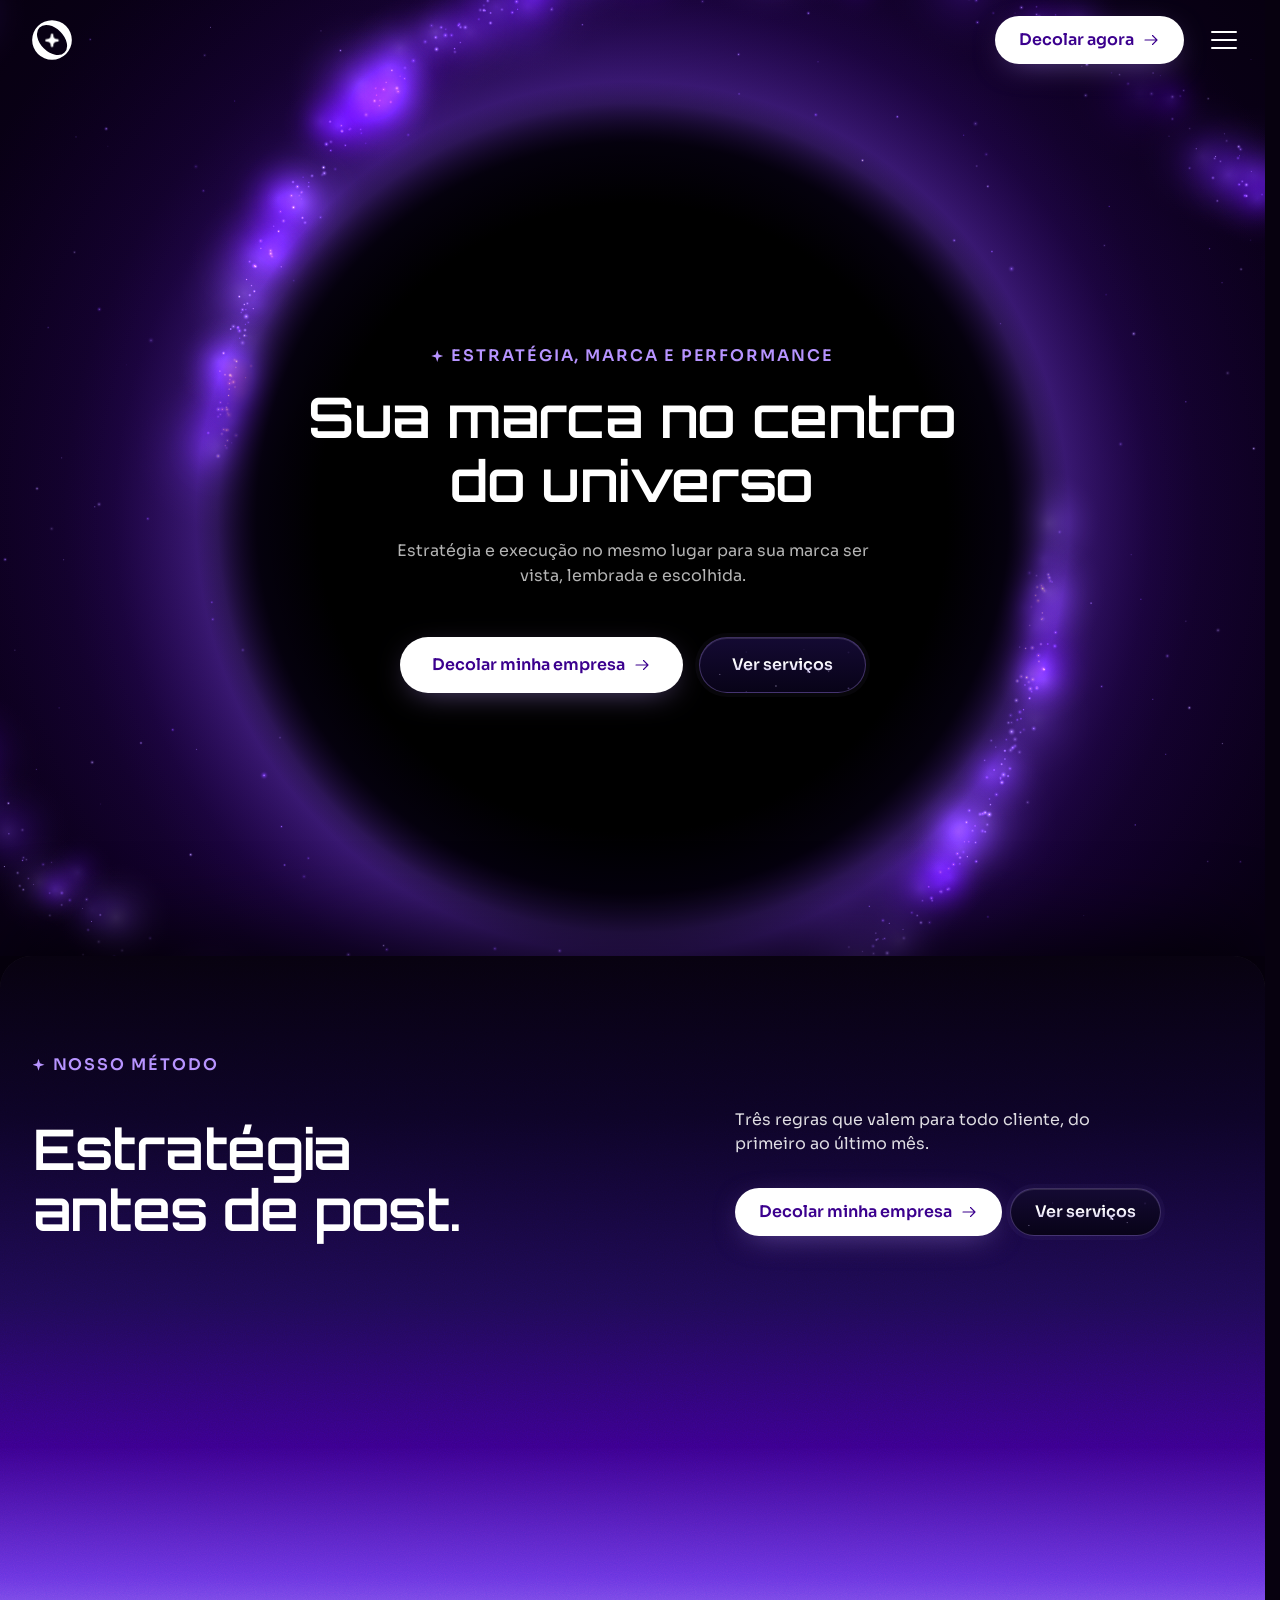
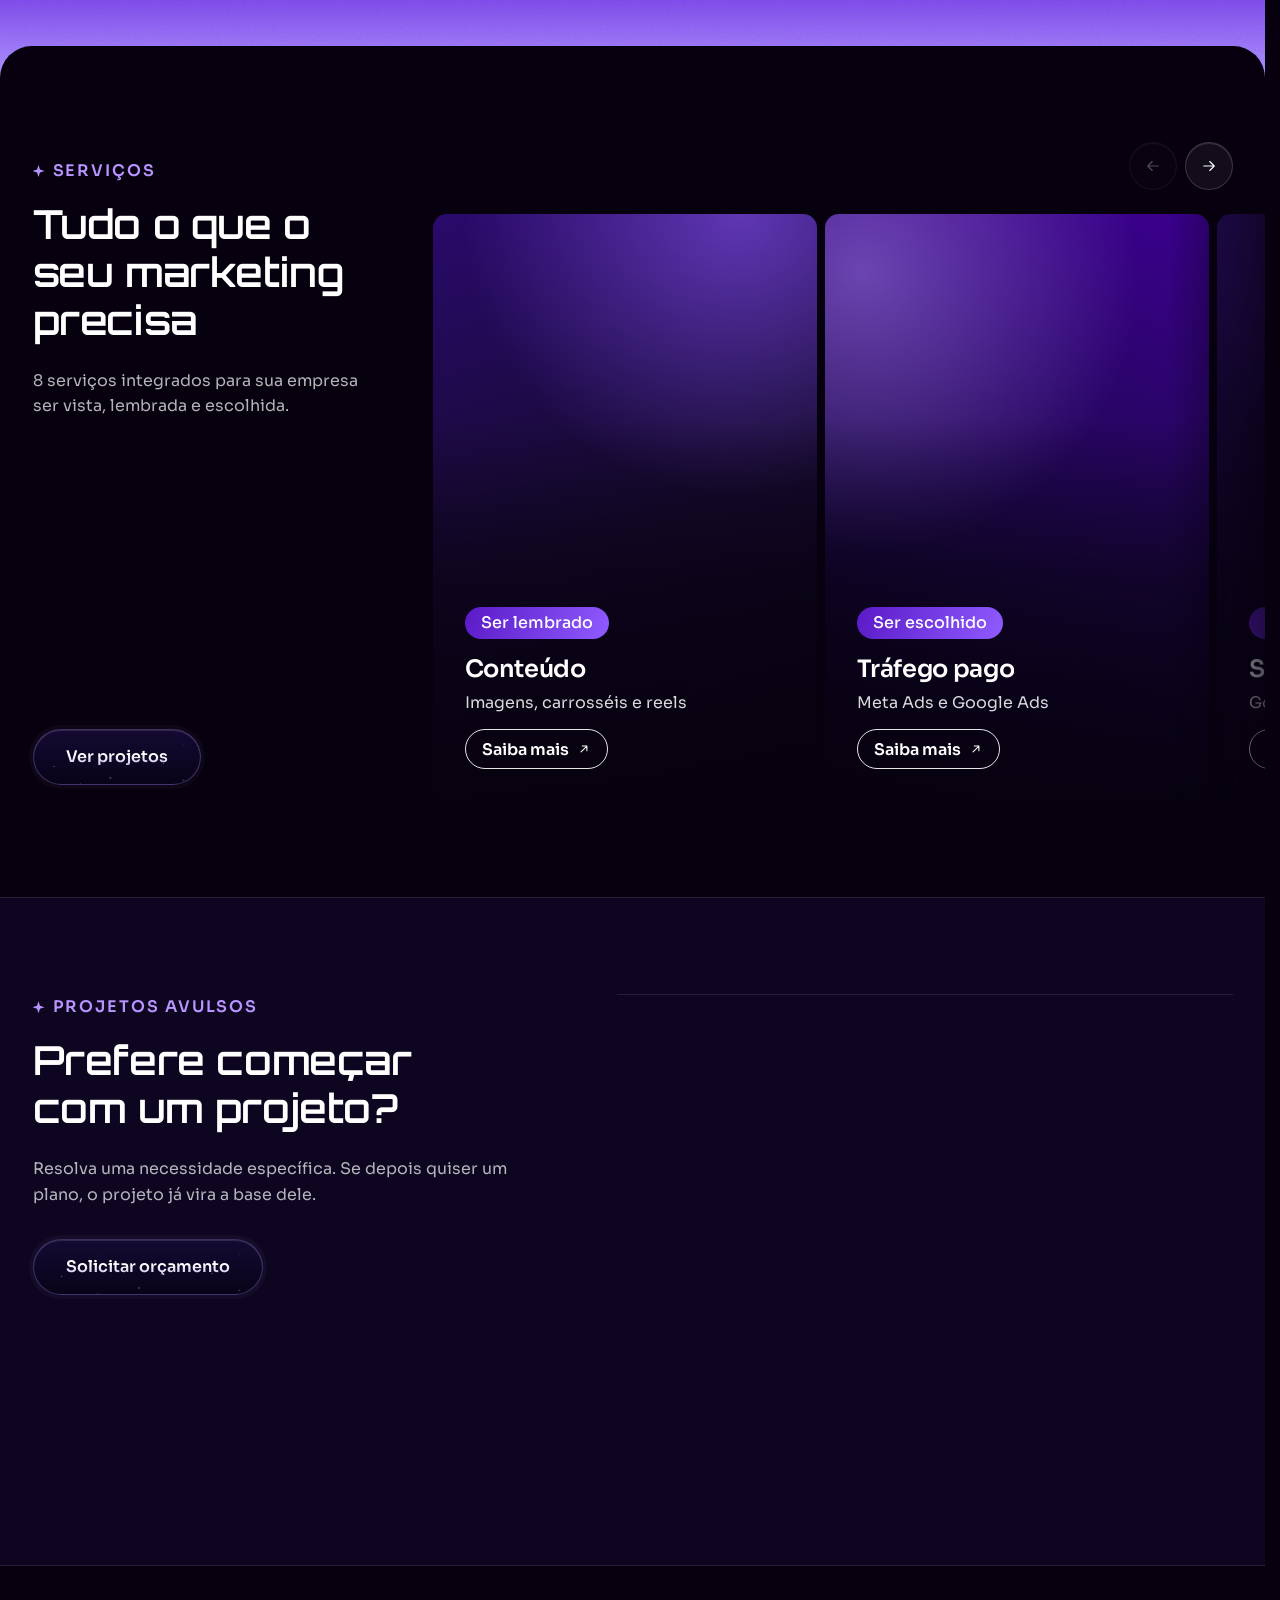
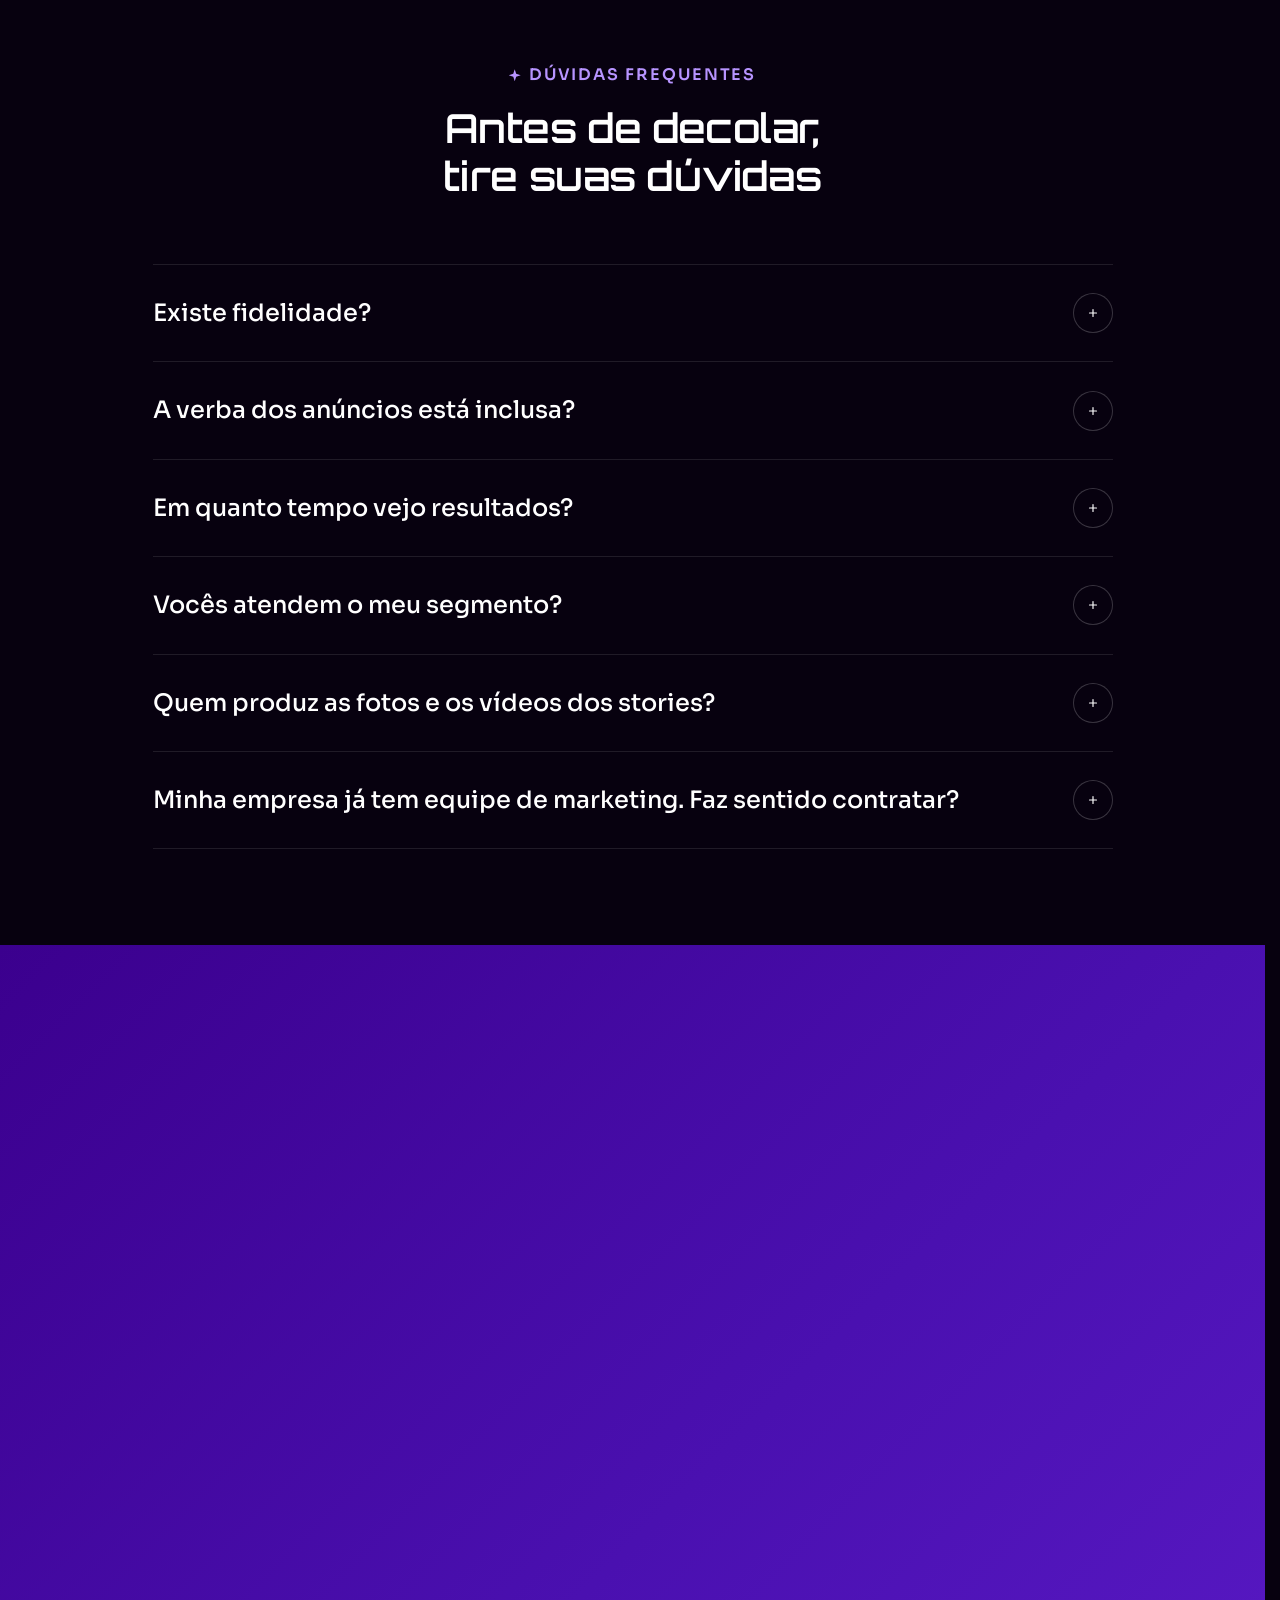
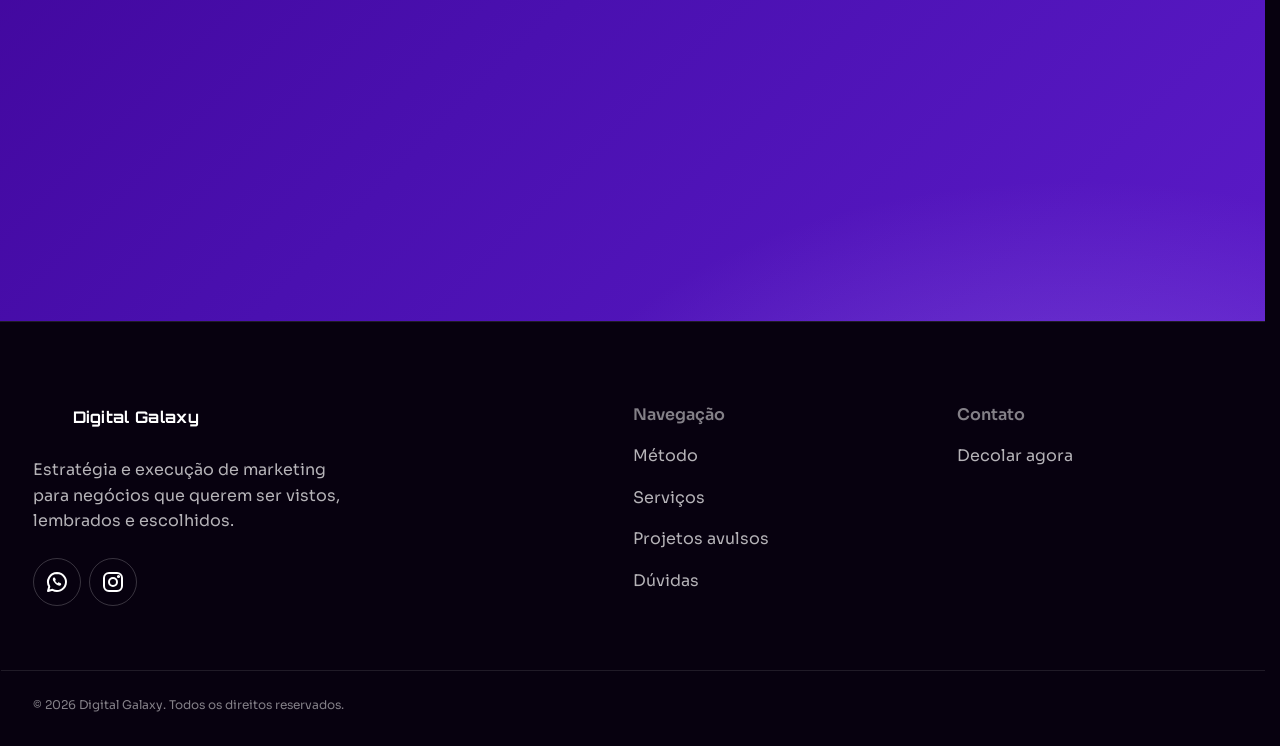
<file: index.html>
<!doctype html>
<html lang="pt-BR">
<head>
  <meta charset="utf-8">
  <meta name="viewport" content="width=device-width, initial-scale=1, viewport-fit=cover">
  <!-- Segurança: o GitHub Pages não permite cabeçalhos HTTP próprios, então a política vai aqui.
       Só recursos do próprio domínio; o formulário envia para o Google Apps Script (connect-src).
       (frame-ancestors não vale em <meta>: a proteção contra iframe depende do servidor) -->
  <meta http-equiv="Content-Security-Policy" content="default-src 'self'; script-src 'self' https://www.googletagmanager.com https://www.googleadservices.com https://googleads.g.doubleclick.net https://www.google.com https://connect.facebook.net; style-src 'self'; img-src 'self' data: https://*.google-analytics.com https://*.googletagmanager.com https://googleads.g.doubleclick.net https://www.google.com https://www.google.com.br https://www.facebook.com; font-src 'self'; connect-src 'self' https://script.google.com https://script.googleusercontent.com https://*.google-analytics.com https://*.analytics.google.com https://*.googletagmanager.com https://*.doubleclick.net https://www.google.com https://www.google.com.br https://www.googleadservices.com https://pagead2.googlesyndication.com https://www.facebook.com https://connect.facebook.net; object-src 'none'; base-uri 'self'; form-action 'self'; frame-src https://td.doubleclick.net https://www.googletagmanager.com; upgrade-insecure-requests">
  <meta name="referrer" content="strict-origin-when-cross-origin">
  <title>Digital Galaxy | Agência de Marketing Digital</title>
  <meta name="description" content="Agência de marketing digital com estratégia e execução no mesmo lugar: redes sociais, tráfego pago, Google Meu Negócio, sites e branding para sua marca crescer.">
  <meta name="theme-color" content="#07010F">
  <link rel="canonical" href="https://digitalgalaxy.com.br/">

  <!-- Open Graph -->
  <meta property="og:type" content="website">
  <meta property="og:locale" content="pt_BR">
  <meta property="og:site_name" content="Digital Galaxy">
  <meta property="og:title" content="Digital Galaxy | Agência de Marketing Digital">
  <meta property="og:description" content="Agência de marketing digital com estratégia e execução no mesmo lugar: redes sociais, tráfego pago, Google Meu Negócio, sites e branding para sua marca crescer.">
  <meta property="og:url" content="https://digitalgalaxy.com.br/">
  <meta property="og:image" content="https://digitalgalaxy.com.br/images/og/og-digital-galaxy.jpg">
  <meta property="og:image:width" content="1200">
  <meta property="og:image:height" content="630">
  <meta property="og:image:alt" content="Digital Galaxy: estratégia e execução de marketing no mesmo lugar">
  <meta name="twitter:card" content="summary_large_image">

  <!-- Ícones -->
  <!-- O Google usa ícones em múltiplos de 48 px e procura /favicon.ico na raiz -->
  <link rel="icon" href="/favicon.ico" sizes="48x48">
  <link rel="icon" href="images/logo/favicon.svg" type="image/svg+xml">
  <link rel="icon" href="images/logo/icon-96.png" sizes="96x96" type="image/png">
  <link rel="icon" href="images/logo/icon-192.png" sizes="192x192" type="image/png">
  <link rel="apple-touch-icon" href="images/logo/apple-touch-icon.png">
  <link rel="manifest" href="/site.webmanifest">

  <!-- Dados estruturados: nome, logo e redes da empresa para o Google -->
  <script type="application/ld+json">
{
    "@context": "https://schema.org",
    "@type": "ProfessionalService",
    "name": "Digital Galaxy",
    "description": "Agência de marketing digital com estratégia e execução no mesmo lugar: redes sociais, tráfego pago, Google Meu Negócio, sites e branding para sua marca crescer.",
    "url": "https://digitalgalaxy.com.br/",
    "logo": "https://digitalgalaxy.com.br/images/logo/icon-512.png",
    "image": "https://digitalgalaxy.com.br/images/og/og-digital-galaxy.jpg",
    "telephone": "+55 51 98997-0010",
    "areaServed": {
      "@type": "Country",
      "name": "Brasil"
    },
    "sameAs": [
      "https://www.instagram.com/digitalgalaxymkt"
    ],
    "knowsAbout": [
      "Marketing digital",
      "Gestão de redes sociais",
      "Tráfego pago",
      "Google Ads",
      "Meta Ads",
      "SEO local",
      "Google Meu Negócio",
      "Criação de sites",
      "Landing pages",
      "Branding",
      "Produção de conteúdo",
      "Funil de vendas e CRM"
    ]
  }
  </script>

  <!-- Fontes locais (apenas os pesos usados) -->
  <link rel="preload" href="fonts/sora-latin-400-normal.woff2" as="font" type="font/woff2" crossorigin>
  <link rel="preload" href="fonts/sora-latin-600-normal.woff2" as="font" type="font/woff2" crossorigin>
  <link rel="preload" href="fonts/orbitron-latin-600-normal.woff2" as="font" type="font/woff2" crossorigin>

  <link rel="stylesheet" href="css/style.css?v=18">
  <link rel="stylesheet" href="css/responsive.css?v=18">
  <!-- Google Analytics 4, Google Ads e Pixel da Meta (configuração e eventos em js/analytics.js) -->
  <script async src="https://www.googletagmanager.com/gtag/js?id=G-95ECW98DXY"></script>
  <script src="js/analytics.js?v=18"></script>
  <script src="js/vendor/lenis.min.js?v=18" defer></script>
  <script src="js/main.js?v=18" defer></script>
</head>
<body>
  <noscript><img height="1" width="1" hidden alt="" src="https://www.facebook.com/tr?id=1663876148441409&amp;ev=PageView&amp;noscript=1"></noscript>
  <a class="skip-link" href="#conteudo">Pular para o conteúdo</a>

  <!-- ============ HEADER ============ -->
  <header class="header" id="topo">
    <div class="header__inner">
      <a class="brand brand--mark" href="#topo" aria-label="Digital Galaxy, voltar ao início">
        <svg class="brand__mark" viewBox="92 100 265 265" fill="currentColor" aria-hidden="true">
          <path fill-rule="evenodd" d="M356.00 232.50A131.5 131.5 0 1 0 93.00 232.50A131.5 131.5 0 1 0 356.00 232.50ZM307.60 315.30A117.1 77.2 45.0 1 0 142.00 149.70A117.1 77.2 45.0 1 0 307.60 315.30Z"/>
          <path class="brand__star" d="M224.80 198.50C224.80 222.22 237.58 235.00 261.30 235.00C237.58 235.00 224.80 247.78 224.80 271.50C224.80 247.78 212.03 235.00 188.30 235.00C212.03 235.00 224.80 222.22 224.80 198.50Z" stroke="currentColor" stroke-width="16" stroke-linejoin="round"/>
        </svg>
      </a>

      <div class="header__actions">
        <a class="btn btn--primary btn--sm header__cta" href="#contato" data-cta="header"><span class="btn__text">Decolar agora</span><span class="btn__icon" aria-hidden="true"><svg viewBox="0 0 24 24" fill="none" stroke="currentColor" stroke-width="1.5" stroke-linecap="round" stroke-linejoin="round"><path d="M4 12h16M14 6l6 6-6 6"/></svg></span></a>
        <button class="menu-toggle" type="button" aria-controls="menu" aria-expanded="false" aria-label="Abrir menu">
          <span class="menu-toggle__bar"></span>
          <span class="menu-toggle__bar"></span>
          <span class="menu-toggle__bar"></span>
        </button>
      </div>
    </div>
  </header>

  <!-- Menu lateral: desliza da direita; o fundo desfoca a página (js/main.js) -->
  <div class="menu-overlay" aria-hidden="true"></div>
  <nav class="nav" id="menu" aria-label="Navegação principal" inert>
    <ul class="nav__list">
      <li><a class="nav__link" href="#metodo">Método</a></li>
      <li><a class="nav__link" href="#servicos">Serviços</a></li>
      <li><a class="nav__link" href="#projetos">Projetos avulsos</a></li>
      <li><a class="nav__link" href="#faq">Dúvidas</a></li>
    </ul>
    <div class="nav__footer">
      <a class="btn btn--primary nav__cta" href="#contato" data-cta="menu"><span class="btn__text">Decolar agora</span><span class="btn__icon" aria-hidden="true"><svg viewBox="0 0 24 24" fill="none" stroke="currentColor" stroke-width="1.5" stroke-linecap="round" stroke-linejoin="round"><path d="M4 12h16M14 6l6 6-6 6"/></svg></span></a>
    </div>
  </nav>

  <main id="conteudo">

    <!-- ============ HERO ============ -->
    <section class="hero" aria-labelledby="hero-title">
      <!-- Galáxia espiral animada (fundo): .blackhole define o centro escuro; o canvas é desenhado por js/main.js -->
      <div class="blackhole" aria-hidden="true"></div>
      <canvas class="blackhole-canvas" aria-hidden="true"></canvas>
      <div class="container hero__content">
        <p class="eyebrow">Estratégia, marca e performance</p>
        <h1 class="hero__title" id="hero-title"><span class="hero__line">Sua marca no centro</span> <span class="hero__line">do universo</span></h1>
        <p class="hero__lead">Estratégia e execução no mesmo lugar para sua marca ser vista, lembrada e escolhida.</p>
        <div class="hero__actions">
          <a class="btn btn--primary" href="#contato" data-cta="hero"><span class="btn__text">Decolar minha empresa</span><span class="btn__icon" aria-hidden="true"><svg viewBox="0 0 24 24" fill="none" stroke="currentColor" stroke-width="1.5" stroke-linecap="round" stroke-linejoin="round"><path d="M4 12h16M14 6l6 6-6 6"/></svg></span></a>
          <a class="btn btn--glow" href="#servicos"><span class="btn__label">Ver serviços</span></a>
        </div>
      </div>
    </section>

    <!-- ============ FORMA DE TRABALHAR ============ -->
    <section class="manifesto" id="metodo" aria-labelledby="metodo-title">
      <div class="container manifesto__inner">
        <div class="manifesto__top">
          <div class="manifesto__heading">
            <p class="eyebrow">Nosso método</p>
            <h2 class="manifesto__title" id="metodo-title">Estratégia antes de post.</h2>
          </div>
          <div class="manifesto__side">
            <p class="manifesto__lead">Três regras que valem para todo cliente, do primeiro ao último mês.</p>
            <div class="manifesto__actions">
              <a class="btn btn--primary btn--sm" href="#contato" data-cta="metodo"><span class="btn__text">Decolar minha empresa</span><span class="btn__icon" aria-hidden="true"><svg viewBox="0 0 24 24" fill="none" stroke="currentColor" stroke-width="1.5" stroke-linecap="round" stroke-linejoin="round"><path d="M4 12h16M14 6l6 6-6 6"/></svg></span></a>
              <a class="btn btn--glow btn--sm" href="#servicos"><span class="btn__label">Ver serviços</span></a>
            </div>
          </div>
        </div>

        <ol class="manifesto__principles">
          <li class="principle reveal">
            <span class="principle__index">01</span>
            <h3 class="principle__title">Diagnóstico antes de gastar</h3>
            <p class="principle__text">Analisamos seu negócio, seus concorrentes e seu público. Você investe só no que faz sentido.</p>
          </li>
          <li class="principle reveal">
            <span class="principle__index">02</span>
            <h3 class="principle__title">Uma meta clara desde o início</h3>
            <p class="principle__text">Leads, ligações, rotas no Maps ou vendas. Você sabe o que esperar e acompanha os números.</p>
          </li>
          <li class="principle reveal">
            <span class="principle__index">03</span>
            <h3 class="principle__title">Sua verba, seu controle</h3>
            <p class="principle__text">A verba dos anúncios vai direto para Meta e Google. Sem taxa escondida, sem intermediário.</p>
          </li>
        </ol>
      </div>
    </section>

    <!-- ============ SERVIÇOS ============ -->
    <section class="section section--services" id="servicos" aria-labelledby="servicos-title">
      <div class="services">
        <header class="services__header">
          <p class="eyebrow">Serviços</p>
          <h2 class="section__title" id="servicos-title">Tudo o que o seu marketing precisa</h2>
          <p class="section__lead">8 serviços integrados para sua empresa ser vista, lembrada e escolhida.</p>
          <a class="btn btn--glow services__cta" href="#projetos"><span class="btn__label">Ver projetos</span></a>
        </header>
        <div class="services__carousel" role="group" aria-roledescription="carrossel" aria-label="Serviços">
          <div class="services__bar">
            <div class="services__nav">
              <button class="services__arrow services__arrow--prev" type="button" aria-label="Serviços anteriores"><svg viewBox="0 0 24 24" aria-hidden="true"><path d="M19 12H5M11 6l-6 6 6 6"/></svg></button>
              <button class="services__arrow services__arrow--next" type="button" aria-label="Próximos serviços"><svg viewBox="0 0 24 24" aria-hidden="true"><path d="M5 12h14M13 6l6 6-6 6"/></svg></button>
            </div>
          </div>
          <ul class="services__track">
            <li class="service">
              <div class="service__inner">
                <div class="service__face service__face--front">
                  <img class="service__media service__media--conteudo" src="images/servicos/conteudo.webp" alt="" loading="lazy" decoding="async">
                  <div class="service__body">
                    <span class="service__tag">Ser lembrado</span>
                    <h3 class="service__title">Conteúdo</h3>
                    <p class="service__text">Imagens, carrosséis e reels</p>
                    <button class="service__link service__flip" type="button" aria-label="Saiba mais sobre Conteúdo">Saiba mais<svg class="service__arrow" viewBox="0 0 24 24" aria-hidden="true"><path d="M7 17 17 7M9 7h8v8"/></svg></button>
                  </div>
                </div>
                <div class="service__face service__face--back" inert>
                  <button class="service__back service__flip" type="button" aria-label="Voltar para a frente do card"><svg viewBox="0 0 24 24" aria-hidden="true"><path d="M6 6l12 12M18 6 6 18"/></svg></button>
                  <span class="service__tag">Ser lembrado</span>
                  <p class="service__back-title">Conteúdo</p>
                  <p class="service__desc">Imagens, carrosséis e reels pensados para a sua estratégia. Você só envia as fotos do dia a dia.</p>
                  <a class="service__cta" href="#contato" data-cta="servicos">Decolar agora<svg viewBox="0 0 24 24" fill="none" stroke="currentColor" stroke-width="1.5" stroke-linecap="round" stroke-linejoin="round"><path d="M4 12h16M14 6l6 6-6 6"/></svg></a>
                </div>
              </div>
            </li>
            <li class="service">
              <div class="service__inner">
                <div class="service__face service__face--front">
                  <img class="service__media" src="images/servicos/trafego-pago.webp" alt="" loading="lazy" decoding="async">
                  <div class="service__body">
                    <span class="service__tag">Ser escolhido</span>
                    <h3 class="service__title">Tráfego pago</h3>
                    <p class="service__text">Meta Ads e Google Ads</p>
                    <button class="service__link service__flip" type="button" aria-label="Saiba mais sobre Tráfego pago">Saiba mais<svg class="service__arrow" viewBox="0 0 24 24" aria-hidden="true"><path d="M7 17 17 7M9 7h8v8"/></svg></button>
                  </div>
                </div>
                <div class="service__face service__face--back" inert>
                  <button class="service__back service__flip" type="button" aria-label="Voltar para a frente do card"><svg viewBox="0 0 24 24" aria-hidden="true"><path d="M6 6l12 12M18 6 6 18"/></svg></button>
                  <span class="service__tag">Ser escolhido</span>
                  <p class="service__back-title">Tráfego pago</p>
                  <p class="service__desc">Campanhas no Meta Ads, Google Ads, LinkedIn e TikTok, com criativos próprios e otimização contínua.</p>
                  <a class="service__cta" href="#contato" data-cta="servicos">Decolar agora<svg viewBox="0 0 24 24" fill="none" stroke="currentColor" stroke-width="1.5" stroke-linecap="round" stroke-linejoin="round"><path d="M4 12h16M14 6l6 6-6 6"/></svg></a>
                </div>
              </div>
            </li>
            <li class="service">
              <div class="service__inner">
                <div class="service__face service__face--front">
                  <img class="service__media service__media--seo-local" src="images/servicos/seo-local.webp" alt="" loading="lazy" decoding="async">
                  <div class="service__body">
                    <span class="service__tag">Ser visto</span>
                    <h3 class="service__title">SEO local</h3>
                    <p class="service__text">Google, Maps e avaliações</p>
                    <button class="service__link service__flip" type="button" aria-label="Saiba mais sobre SEO local">Saiba mais<svg class="service__arrow" viewBox="0 0 24 24" aria-hidden="true"><path d="M7 17 17 7M9 7h8v8"/></svg></button>
                  </div>
                </div>
                <div class="service__face service__face--back" inert>
                  <button class="service__back service__flip" type="button" aria-label="Voltar para a frente do card"><svg viewBox="0 0 24 24" aria-hidden="true"><path d="M6 6l12 12M18 6 6 18"/></svg></button>
                  <span class="service__tag">Ser visto</span>
                  <p class="service__back-title">SEO local</p>
                  <p class="service__desc">Perfil do Google otimizado, avaliações e presença no Maps para você aparecer antes do concorrente.</p>
                  <a class="service__cta" href="#contato" data-cta="servicos">Decolar agora<svg viewBox="0 0 24 24" fill="none" stroke="currentColor" stroke-width="1.5" stroke-linecap="round" stroke-linejoin="round"><path d="M4 12h16M14 6l6 6-6 6"/></svg></a>
                </div>
              </div>
            </li>
            <li class="service">
              <div class="service__inner">
                <div class="service__face service__face--front">
                  <img class="service__media" src="images/servicos/estrategia.webp" alt="" loading="lazy" decoding="async">
                  <div class="service__body">
                    <span class="service__tag">Ser lembrado</span>
                    <h3 class="service__title">Posicionamento</h3>
                    <p class="service__text">Público, voz e oferta</p>
                    <button class="service__link service__flip" type="button" aria-label="Saiba mais sobre Posicionamento">Saiba mais<svg class="service__arrow" viewBox="0 0 24 24" aria-hidden="true"><path d="M7 17 17 7M9 7h8v8"/></svg></button>
                  </div>
                </div>
                <div class="service__face service__face--back" inert>
                  <button class="service__back service__flip" type="button" aria-label="Voltar para a frente do card"><svg viewBox="0 0 24 24" aria-hidden="true"><path d="M6 6l12 12M18 6 6 18"/></svg></button>
                  <span class="service__tag">Ser lembrado</span>
                  <p class="service__back-title">Posicionamento</p>
                  <p class="service__desc">Público, tom de voz, oferta principal e linha editorial para sua marca falar com clareza.</p>
                  <a class="service__cta" href="#contato" data-cta="servicos">Decolar agora<svg viewBox="0 0 24 24" fill="none" stroke="currentColor" stroke-width="1.5" stroke-linecap="round" stroke-linejoin="round"><path d="M4 12h16M14 6l6 6-6 6"/></svg></a>
                </div>
              </div>
            </li>
            <li class="service">
              <div class="service__inner">
                <div class="service__face service__face--front">
                  <img class="service__media service__media--redes-sociais" src="images/servicos/redes-sociais.webp" alt="" loading="lazy" decoding="async">
                  <div class="service__body">
                    <span class="service__tag">Ser lembrado</span>
                    <h3 class="service__title">Redes sociais</h3>
                    <p class="service__text">Calendário, posts e stories</p>
                    <button class="service__link service__flip" type="button" aria-label="Saiba mais sobre Redes sociais">Saiba mais<svg class="service__arrow" viewBox="0 0 24 24" aria-hidden="true"><path d="M7 17 17 7M9 7h8v8"/></svg></button>
                  </div>
                </div>
                <div class="service__face service__face--back" inert>
                  <button class="service__back service__flip" type="button" aria-label="Voltar para a frente do card"><svg viewBox="0 0 24 24" aria-hidden="true"><path d="M6 6l12 12M18 6 6 18"/></svg></button>
                  <span class="service__tag">Ser lembrado</span>
                  <p class="service__back-title">Redes sociais</p>
                  <p class="service__desc">Calendário, posts com design e legenda e stories semanais para Instagram, Facebook e TikTok.</p>
                  <a class="service__cta" href="#contato" data-cta="servicos">Decolar agora<svg viewBox="0 0 24 24" fill="none" stroke="currentColor" stroke-width="1.5" stroke-linecap="round" stroke-linejoin="round"><path d="M4 12h16M14 6l6 6-6 6"/></svg></a>
                </div>
              </div>
            </li>
            <li class="service">
              <div class="service__inner">
                <div class="service__face service__face--front">
                  <img class="service__media service__media--branding" src="images/servicos/branding.webp" alt="" loading="lazy" decoding="async">
                  <div class="service__body">
                    <span class="service__tag">Ser lembrado</span>
                    <h3 class="service__title">Branding</h3>
                    <p class="service__text">Identidade visual e manual</p>
                    <button class="service__link service__flip" type="button" aria-label="Saiba mais sobre Branding">Saiba mais<svg class="service__arrow" viewBox="0 0 24 24" aria-hidden="true"><path d="M7 17 17 7M9 7h8v8"/></svg></button>
                  </div>
                </div>
                <div class="service__face service__face--back" inert>
                  <button class="service__back service__flip" type="button" aria-label="Voltar para a frente do card"><svg viewBox="0 0 24 24" aria-hidden="true"><path d="M6 6l12 12M18 6 6 18"/></svg></button>
                  <span class="service__tag">Ser lembrado</span>
                  <p class="service__back-title">Branding</p>
                  <p class="service__desc">Logo, cores, fontes e manual de marca para ter a mesma cara em todo lugar.</p>
                  <a class="service__cta" href="#contato" data-cta="servicos">Decolar agora<svg viewBox="0 0 24 24" fill="none" stroke="currentColor" stroke-width="1.5" stroke-linecap="round" stroke-linejoin="round"><path d="M4 12h16M14 6l6 6-6 6"/></svg></a>
                </div>
              </div>
            </li>
            <li class="service">
              <div class="service__inner">
                <div class="service__face service__face--front">
                  <img class="service__media" src="images/servicos/sites.webp" alt="" loading="lazy" decoding="async">
                  <div class="service__body">
                    <span class="service__tag">Ser visto</span>
                    <h3 class="service__title">Sites</h3>
                    <p class="service__text">Páginas que convertem</p>
                    <button class="service__link service__flip" type="button" aria-label="Saiba mais sobre Sites">Saiba mais<svg class="service__arrow" viewBox="0 0 24 24" aria-hidden="true"><path d="M7 17 17 7M9 7h8v8"/></svg></button>
                  </div>
                </div>
                <div class="service__face service__face--back" inert>
                  <button class="service__back service__flip" type="button" aria-label="Voltar para a frente do card"><svg viewBox="0 0 24 24" aria-hidden="true"><path d="M6 6l12 12M18 6 6 18"/></svg></button>
                  <span class="service__tag">Ser visto</span>
                  <p class="service__back-title">Sites</p>
                  <p class="service__desc">Páginas feitas para converter, com botão de WhatsApp ou formulário e rastreamento dos anúncios.</p>
                  <a class="service__cta" href="#contato" data-cta="servicos">Decolar agora<svg viewBox="0 0 24 24" fill="none" stroke="currentColor" stroke-width="1.5" stroke-linecap="round" stroke-linejoin="round"><path d="M4 12h16M14 6l6 6-6 6"/></svg></a>
                </div>
              </div>
            </li>
            <li class="service">
              <div class="service__inner">
                <div class="service__face service__face--front">
                  <img class="service__media" src="images/servicos/funil-crm.webp" alt="" loading="lazy" decoding="async">
                  <div class="service__body">
                    <span class="service__tag">Ser escolhido</span>
                    <h3 class="service__title">Funil e CRM</h3>
                    <p class="service__text">Do contato até a venda</p>
                    <button class="service__link service__flip" type="button" aria-label="Saiba mais sobre Funil e CRM">Saiba mais<svg class="service__arrow" viewBox="0 0 24 24" aria-hidden="true"><path d="M7 17 17 7M9 7h8v8"/></svg></button>
                  </div>
                </div>
                <div class="service__face service__face--back" inert>
                  <button class="service__back service__flip" type="button" aria-label="Voltar para a frente do card"><svg viewBox="0 0 24 24" aria-hidden="true"><path d="M6 6l12 12M18 6 6 18"/></svg></button>
                  <span class="service__tag">Ser escolhido</span>
                  <p class="service__back-title">Funil e CRM</p>
                  <p class="service__desc">Estrutura de funil, CRM e automação para nenhum contato se perder até virar venda.</p>
                  <a class="service__cta" href="#contato" data-cta="servicos">Decolar agora<svg viewBox="0 0 24 24" fill="none" stroke="currentColor" stroke-width="1.5" stroke-linecap="round" stroke-linejoin="round"><path d="M4 12h16M14 6l6 6-6 6"/></svg></a>
                </div>
              </div>
            </li>
          </ul>
        </div>
      </div>
    </section>

    <!-- ============ PROJETOS AVULSOS ============ -->
    <section class="section section--alt" id="projetos" aria-labelledby="projetos-title">
      <div class="container projects">
        <header class="section__header projects__header">
          <p class="eyebrow">Projetos avulsos</p>
          <h2 class="section__title" id="projetos-title">Prefere começar com um projeto?</h2>
          <p class="section__lead">Resolva uma necessidade específica. Se depois quiser um plano, o projeto já vira a base dele.</p>
          <a class="btn btn--glow" href="#contato" data-cta="projetos"><span class="btn__label">Solicitar orçamento</span></a>
        </header>
        <ul class="projects__list">
          <li class="project reveal" tabindex="0">
            <div class="project__head"><span class="project__name">Diagnóstico e posicionamento</span></div>
            <div class="project__more"><div class="project__more-inner"><p class="project__text">Descubra onde seu marketing está perdendo clientes. Analisamos sua presença digital, concorrentes e público, e entregamos os próximos passos em ordem de prioridade.</p></div></div>
          </li>
          <li class="project reveal" tabindex="0">
            <div class="project__head"><span class="project__name">Setup do Google Meu Negócio</span></div>
            <div class="project__more"><div class="project__more-inner"><p class="project__text">Apareça no Maps quando procuram pelo que você vende. Criamos ou otimizamos seu perfil com categorias, serviços, fotos e descrição.</p></div></div>
          </li>
          <li class="project reveal" tabindex="0">
            <div class="project__head"><span class="project__name">Identidade visual</span></div>
            <div class="project__more"><div class="project__more-inner"><p class="project__text">Logo, cores, tipografia e aplicações prontas para redes e materiais. Sua marca com a mesma cara em todo lugar.</p></div></div>
          </li>
          <li class="project reveal" tabindex="0">
            <div class="project__head"><span class="project__name">Branding completo</span></div>
            <div class="project__more"><div class="project__more-inner"><p class="project__text">O que sua marca defende, como ela fala e como ela aparece: estratégia, identidade visual e manual de uso.</p></div></div>
          </li>
          <li class="project reveal" tabindex="0">
            <div class="project__head"><span class="project__name">Landing page</span></div>
            <div class="project__more"><div class="project__more-inner"><p class="project__text">Uma página com um único objetivo: transformar visitas em conversas no WhatsApp. Texto, design e rastreamento inclusos.</p></div></div>
          </li>
          <li class="project reveal" tabindex="0">
            <div class="project__head"><span class="project__name">Site institucional</span></div>
            <div class="project__more"><div class="project__more-inner"><p class="project__text">Várias páginas, rápido no celular e preparado para o Google, apresentando sua empresa, seus serviços e seus contatos.</p></div></div>
          </li>
        </ul>
      </div>
    </section>

    <!-- ============ FAQ ============ -->
    <section class="section" id="faq" aria-labelledby="faq-title">
      <div class="container faq">
        <header class="section__header section__header--center faq__header">
          <p class="eyebrow">Dúvidas frequentes</p>
          <h2 class="section__title" id="faq-title">Antes de decolar, tire suas dúvidas</h2>
        </header>
        <div class="faq__list">
          <details class="faq__item">
            <summary class="faq__question">Existe fidelidade?</summary>
            <div class="faq__answer"><p>O primeiro mês é sem fidelidade. No fim dele, apresentamos os resultados e o plano dos próximos 6 meses. Se seguirmos juntos, o contrato passa a ser de 6 meses, com renovação automática.</p></div>
          </details>
          <details class="faq__item">
            <summary class="faq__question">A verba dos anúncios está inclusa?</summary>
            <div class="faq__answer"><p>Não, e isso é bom para você. A verba é paga direto às plataformas, como Meta e Google, e você vê cada real investido. O recomendado costuma ficar entre R$ 1.000 e R$ 5.000 por mês.</p></div>
          </details>
          <details class="faq__item">
            <summary class="faq__question">Em quanto tempo vejo resultados?</summary>
            <div class="faq__answer"><p>Logo no início definimos uma meta, como leads, ligações, rotas no Maps ou vendas, e acompanhamos os números com você. Canais como tráfego e SEO costumam amadurecer em cerca de 3 meses.</p></div>
          </details>
          <details class="faq__item">
            <summary class="faq__question">Vocês atendem o meu segmento?</summary>
            <div class="faq__answer"><p>Atendemos negócios locais e médias empresas: comércio de bairro, serviços profissionais, varejo e e-commerce, B2B e indústria. O peso de cada canal muda conforme o diagnóstico.</p></div>
          </details>
          <details class="faq__item">
            <summary class="faq__question">Quem produz as fotos e os vídeos dos stories?</summary>
            <div class="faq__answer"><p>Você envia as fotos e os vídeos do dia a dia do negócio. Nós planejamos a sequência, escrevemos os textos e cuidamos do agendamento.</p></div>
          </details>
          <details class="faq__item">
            <summary class="faq__question">Minha empresa já tem equipe de marketing. Faz sentido contratar?</summary>
            <div class="faq__answer"><p>Sim. O trabalho pode ser consultivo, orientando a sua equipe interna com estratégia, metas e acompanhamento.</p></div>
          </details>
        </div>
      </div>
    </section>

    <!-- ============ CONTATO (formulário) ============ -->
    <!-- Os botões do site rolam até aqui (#contato). O envio vai para a mesma planilha
         do formulário de diagnóstico (Google Apps Script), pelo js/main.js (setupLeadForm). -->
    <section class="cta" id="contato" aria-labelledby="cta-title">
      <div class="starfield" aria-hidden="true"></div>
      <div class="container cta__inner">
        <div class="cta__content reveal">
          <!-- Uma estrela atravessa a frase e as letras surgem no rastro dela (js/main.js, setupStarWrite) -->
          <p class="eyebrow cta__eyebrow"><span class="cta__eyebrow-text" data-star-write>O próximo passo começa aqui</span></p>
          <h2 class="cta__title" id="cta-title">Pronto para levar sua marca <em>mais longe?</em></h2>
          <p class="cta__text">Preencha algumas informações rápidas, leva menos de um minuto. Assim chegamos à conversa já conhecendo o seu cenário.</p>
          <!-- Aparece quando o WhatsApp estiver configurado em js/main.js -->
          <a class="cta__whatsapp js-whatsapp" href="#" target="_blank" rel="noopener" hidden>Prefere conversar pelo WhatsApp?<span class="cta__whatsapp-icon social__icon--whatsapp" aria-hidden="true"></span></a>
        </div>

        <div class="lead reveal">
          <form class="lead__form" id="lead-form" novalidate data-endpoint="https://script.google.com/macros/s/AKfycbzMHrKXmGGvpy9lyWZ1lX4zPdXGlXVnlSLD0htCobEDiTQkNy1vvPE4B_Lw2kmxeEnO/exec">
            <h3 class="lead__title">Agende sua conversa</h3>

            <div class="lead__grid">
              <div class="field">
                <label class="field__label" for="lead-nome">Nome completo</label>
                <input class="field__input" id="lead-nome" name="nome" type="text" autocomplete="name" maxlength="100" placeholder="Seu nome" required>
              </div>
              <div class="field">
                <label class="field__label" for="lead-empresa">Empresa</label>
                <input class="field__input" id="lead-empresa" name="empresa" type="text" autocomplete="organization" maxlength="100" placeholder="Nome da sua empresa" required>
              </div>
              <div class="field">
                <label class="field__label" for="lead-whatsapp">WhatsApp</label>
                <input class="field__input" id="lead-whatsapp" name="whatsapp" type="tel" inputmode="tel" autocomplete="tel" maxlength="16" placeholder="(00) 00000-0000" required>
              </div>
              <div class="field">
                <label class="field__label" for="lead-email">E-mail</label>
                <input class="field__input" id="lead-email" name="email" type="email" autocomplete="email" maxlength="120" placeholder="voce@empresa.com.br" required>
              </div>
              <div class="field field--full">
                <label class="field__label" for="lead-objetivo">Seu objetivo</label>
                <select class="field__input field__select" id="lead-objetivo" name="objetivo_6_meses" required>
                  <option value="" selected disabled>O que sua empresa precisa?</option>
                  <option>Ser mais conhecido e passar mais credibilidade</option>
                  <option>Atrair mais clientes novos</option>
                  <option>Vender mais para quem já é cliente</option>
                  <option>Lançar um produto, serviço ou unidade nova</option>
                  <option>Mudar ou atualizar a imagem da marca</option>
                </select>
              </div>
              <div class="field field--full">
                <label class="field__label" for="lead-investimento">Investimento mensal</label>
                <select class="field__input field__select" id="lead-investimento" name="investimento_mensal" required>
                  <option value="" selected disabled>Selecione uma faixa</option>
                  <option>Até R$ 1.000</option>
                  <option>De R$ 1.000 a R$ 3.000</option>
                  <option>De R$ 3.000 a R$ 6.000</option>
                  <option>Acima de R$ 6.000</option>
                  <option>Ainda não sei</option>
                </select>
              </div>
              <div class="field field--full">
                <label class="field__label" for="lead-mensagem">Mensagem <span class="field__optional">(opcional)</span></label>
                <textarea class="field__input field__textarea" id="lead-mensagem" name="mensagem" rows="3" maxlength="1000" placeholder="Conte um pouco sobre o seu negócio"></textarea>
              </div>
            </div>

            <!-- Anti-robô: campo invisível que pessoas não preenchem -->
            <div class="lead__hp" aria-hidden="true">
              <label for="lead-hp">Não preencha este campo</label>
              <input id="lead-hp" name="_hp" type="text" tabindex="-1" autocomplete="off">
            </div>

            <p class="lead__error" role="alert" hidden></p>
            <button class="cta__button lead__submit" type="submit"><span class="lead__submit-text">Enviar e agendar conversa</span><span class="cta__button-icon" aria-hidden="true"><svg viewBox="0 0 24 24" fill="none" stroke="currentColor" stroke-width="2" stroke-linecap="round" stroke-linejoin="round"><path d="M7 17 17 7M9 7h8v8"/></svg></span></button>
            <noscript><p class="lead__error">Para enviar, ative o JavaScript do navegador ou fale com a gente pelo Instagram @digitalgalaxymkt.</p></noscript>
          </form>

          <div class="lead__success" id="lead-success" tabindex="-1" hidden>
            <span class="lead__success-icon" aria-hidden="true"></span>
            <h3 class="lead__title">Obrigado!</h3>
            <p class="lead__success-text">Recebemos suas informações. Nossa equipe entrará em contato em breve pelo WhatsApp.</p>
          </div>
        </div>
      </div>
    </section>
  </main>


  <!-- ============ FOOTER ============ -->
  <footer class="footer">
    <div class="container footer__grid">
      <div class="footer__brand">
        <a class="brand" href="#topo" aria-label="Digital Galaxy, voltar ao início">
          <img class="brand__mark" src="images/logo/logo-digital-galaxy-mark.svg" alt="" width="32" height="32" loading="lazy">
          <span class="brand__name">Digital Galaxy</span>
        </a>
        <p class="footer__tagline">Estratégia e execução de marketing para negócios que querem ser vistos, lembrados e escolhidos.</p>
        <!-- Redes: no hover, um relance de luz roxa atravessa o ícone (css/style.css, .social) -->
        <ul class="social" aria-label="Redes sociais">
          <li class="js-whatsapp-item" hidden><a class="social__link js-whatsapp" href="#" target="_blank" rel="noopener" aria-label="WhatsApp"><span class="social__icon social__icon--whatsapp" aria-hidden="true"></span></a></li>
          <li><a class="social__link" href="https://www.instagram.com/digitalgalaxymkt" target="_blank" rel="noopener" aria-label="Instagram @digitalgalaxymkt"><span class="social__icon social__icon--instagram" aria-hidden="true"></span></a></li>
        </ul>
      </div>

      <nav class="footer__col" aria-label="Navegação do rodapé">
        <p class="footer__heading">Navegação</p>
        <ul>
          <li><a href="#metodo">Método</a></li>
          <li><a href="#servicos">Serviços</a></li>
          <li><a href="#projetos">Projetos avulsos</a></li>
          <li><a href="#faq">Dúvidas</a></li>
        </ul>
      </nav>

      <div class="footer__col">
        <p class="footer__heading">Contato</p>
        <ul>
          <li><a href="#contato" data-cta="footer">Decolar agora</a></li>
          <!-- Aparece quando configurado em js/main.js -->
          <li class="js-email-item" hidden><a class="js-email" href="#">E-mail</a></li>
        </ul>
      </div>
    </div>

    <div class="container footer__bottom">
      <p>© <span class="js-year">2026</span> Digital Galaxy. Todos os direitos reservados.</p>
      <!-- PLACEHOLDER: adicionar link para a Política de Privacidade quando houver -->
    </div>
  </footer>
</body>
</html>
</file>
<file: css/style.css>
/* ==========================================================================
   Digital Galaxy — Landing page
   Estilos principais (desktop first). Ajustes por tela em responsive.css
   ========================================================================== */

/* Fonts
   ========================================================================== */
@font-face { font-family: "Sora"; font-weight: 400; font-style: normal; font-display: swap; src: url("../fonts/sora-latin-400-normal.woff2") format("woff2"); }
@font-face { font-family: "Sora"; font-weight: 500; font-style: normal; font-display: swap; src: url("../fonts/sora-latin-500-normal.woff2") format("woff2"); }
@font-face { font-family: "Sora"; font-weight: 600; font-style: normal; font-display: swap; src: url("../fonts/sora-latin-600-normal.woff2") format("woff2"); }
@font-face { font-family: "Sora"; font-weight: 700; font-style: normal; font-display: swap; src: url("../fonts/sora-latin-700-normal.woff2") format("woff2"); }
@font-face { font-family: "Orbitron"; font-weight: 700; font-style: normal; font-display: swap; src: url("../fonts/orbitron-latin-700-normal.woff2") format("woff2"); }
/* Títulos: Orbitron, a fonte do logo. As letras com til (ã, õ) ficam de fora: na
   Orbitron o til parece um acento grave, então essas letras usam a Sora. */
@font-face { font-family: "Galaxy"; font-weight: 600; font-style: normal; font-display: swap; src: url("../fonts/orbitron-latin-600-normal.woff2") format("woff2"); unicode-range: U+0000-00C2, U+00C4-00D4, U+00D6-00E2, U+00E4-00F4, U+00F6-FFFF; }

/* Variables
   ========================================================================== */
:root {
  /* Cores da marca */
  --color-primary: #3B008E;          /* roxo da logo */
  --color-primary-strong: #5A1AC7;
  --color-secondary: #B794FF;        /* lilás de destaque */
  --color-background: #07010F;
  --color-surface: #0E0620;
  --color-border: rgba(255, 255, 255, 0.1);
  --color-border-strong: rgba(255, 255, 255, 0.2);
  --color-text: #FFFFFF;
  --color-muted: rgba(255, 255, 255, 0.7);
  --color-subtle: rgba(255, 255, 255, 0.5);
  --color-on-light: #3B008E;         /* texto sobre botão branco */

  /* Tipografia */
  --font-body: "Sora", system-ui, -apple-system, "Segoe UI", Roboto, sans-serif;
  --font-brand: "Orbitron", var(--font-body);
  --font-display: "Galaxy", var(--font-body);   /* títulos */

  /* Layout */
  --container-width: 1200px;
  --container-padding: 32px;
  --header-height: 80px;
  --border-radius: 14px;             /* todos os cards (padrão: cards de serviço) */
  --border-radius-sm: 10px;

  /* Espaçamentos (sempre múltiplos de 8) */
  --space-2: 8px;
  --space-3: 16px;
  --space-4: 24px;
  --space-5: 32px;
  --space-6: 48px;
  --space-7: 64px;
  --space-8: 80px;
  --space-9: 96px;
  --space-10: 120px;
  --section-padding: var(--space-10);

  /* Movimento */
  --ease: cubic-bezier(0.2, 0.8, 0.2, 1);
}

/* Reset
   ========================================================================== */
*, *::before, *::after { box-sizing: border-box; }
* { margin: 0; padding: 0; }
html { -webkit-text-size-adjust: 100%; scroll-behavior: smooth; scroll-padding-top: var(--header-height); scrollbar-gutter: stable; }
img, svg { display: block; max-width: 100%; }
ul, ol { list-style: none; }
a { color: inherit; text-decoration: none; }
button { font: inherit; color: inherit; background: none; border: 0; cursor: pointer; }
[hidden] { display: none !important; }

/* Rolagem suave (Lenis, js/vendor/lenis.min.js)
   ========================================================================== */
html.lenis, html.lenis body { height: auto; }
html.lenis { scroll-behavior: auto; }   /* o Lenis cuida da suavidade */
.lenis:not(.lenis-autoToggle).lenis-stopped { overflow: clip; }
.lenis [data-lenis-prevent], .lenis [data-lenis-prevent-wheel], .lenis [data-lenis-prevent-touch] { overscroll-behavior: contain; }
.lenis.lenis-smooth iframe { pointer-events: none; }

/* Base
   ========================================================================== */
body {
  font-family: var(--font-body);
  font-size: 16px;
  line-height: 1.6;
  color: var(--color-text);
  background: var(--color-background);
  -webkit-font-smoothing: antialiased;
  overflow-x: clip;                  /* clip (e não hidden) para não quebrar o position: sticky */
}

.container {
  width: 100%;
  max-width: calc(var(--container-width) + var(--container-padding) * 2);
  margin: 0 auto;
  padding: 0 var(--container-padding);
}

.skip-link {
  position: absolute;
  top: -100px;
  left: var(--space-3);
  z-index: 100;
  padding: var(--space-2) var(--space-3);
  border-radius: var(--border-radius-sm);
  background: var(--color-text);
  color: var(--color-on-light);
  font-weight: 600;
}
.skip-link:focus { top: var(--space-3); }

:focus-visible { outline: 2px solid var(--color-secondary); outline-offset: 3px; border-radius: 4px; }

/* Typography
   ========================================================================== */
.eyebrow {
  display: inline-flex;
  align-items: center;
  gap: var(--space-2);
  margin-bottom: var(--space-3);
  font-size: 16px;
  font-weight: 600;
  letter-spacing: 0.12em;
  text-transform: uppercase;
  color: var(--color-secondary);
}
.eyebrow::before {
  content: "";
  width: 12px;
  height: 12px;
  background: currentColor;
  /* estrela de 4 pontas da marca */
  clip-path: polygon(50% 0, 62% 38%, 100% 50%, 62% 62%, 50% 100%, 38% 62%, 0 50%, 38% 38%);
}

.section__title {
  font-family: var(--font-display);
  font-size: 40px;
  font-weight: 600;
  line-height: 1.2;
  letter-spacing: -0.01em;
  text-wrap: balance;
}
.section__lead {
  margin-top: var(--space-4);
  max-width: 640px;
  font-size: 16px;
  color: var(--color-muted);
  text-wrap: pretty;
}

/* Buttons
   ========================================================================== */
.btn {
  display: inline-flex;
  align-items: center;
  justify-content: center;
  gap: var(--space-2);
  min-height: 56px;
  padding: 0 var(--space-5);
  border-radius: 999px;
  font-size: 16px;
  font-weight: 600;
  line-height: 1;
  white-space: nowrap;
  transition: transform 200ms var(--ease), background-color 200ms var(--ease), border-color 200ms var(--ease), box-shadow 200ms var(--ease);
}
.btn:active { transform: translateY(1px); }
/* Botão principal: seta fina; no hover um gradiente roxo varre o botão e a seta avança */
.btn--primary {
  position: relative;
  isolation: isolate;
  overflow: hidden;
  gap: 8px;
  color: var(--color-on-light);
  background: var(--color-text);
  box-shadow: 0 8px 32px -12px rgba(183, 148, 255, 0.6);
  transition: color 400ms var(--ease), box-shadow 400ms var(--ease), transform 200ms var(--ease);
}
.btn--primary::before {
  content: "";
  position: absolute;
  inset: 0;
  z-index: -1;
  background: linear-gradient(110deg, #3B008E 0%, #5A1AC7 55%, #8f5bff 100%);
  transform: translateX(-101%);
  transition: transform 500ms cubic-bezier(0.7, 0, 0.2, 1);
}
.btn--primary:hover,
.btn--primary:focus-visible {
  color: var(--color-text);
  box-shadow: 0 14px 44px -10px rgba(143, 91, 255, 0.85);
  transform: translateY(-1px);
}
.btn--primary:hover::before,
.btn--primary:focus-visible::before { transform: translateX(0); }

.btn__icon {
  display: inline-flex;
  flex-shrink: 0;
  transition: transform 400ms var(--ease);
}
.btn__icon svg { width: 18px; height: 18px; }
.btn--primary:hover .btn__icon,
.btn--primary:focus-visible .btn__icon { transform: translateX(4px); }
/* Botão de vidro escuro com partículas; ao passar o mouse, acende uma luz embaixo */
.btn--glow {
  position: relative;
  isolation: isolate;
  color: var(--color-text);
  border: 1px solid rgba(183, 148, 255, 0.3);
  background: linear-gradient(180deg, #140a33 0%, #080318 100%);
  box-shadow:
    inset 0 1px 0 rgba(255, 255, 255, 0.12),
    inset 0 -14px 26px -12px rgba(183, 148, 255, 0),
    0 0 0 4px rgba(183, 148, 255, 0.04);
  transition: border-color 350ms var(--ease), box-shadow 350ms var(--ease), transform 200ms var(--ease);
}
/* Partículas de luz subindo devagar */
.btn--glow::before {
  content: "";
  position: absolute;
  inset: 0;
  z-index: -1;
  border-radius: inherit;
  background-image:
    radial-gradient(1px 1px at 12% 70%, rgba(220, 205, 255, 0.9), transparent),
    radial-gradient(1px 1px at 28% 35%, rgba(183, 148, 255, 0.8), transparent),
    radial-gradient(1.5px 1.5px at 46% 80%, rgba(220, 205, 255, 0.7), transparent),
    radial-gradient(1px 1px at 63% 25%, rgba(183, 148, 255, 0.9), transparent),
    radial-gradient(1px 1px at 78% 60%, rgba(220, 205, 255, 0.8), transparent),
    radial-gradient(1.5px 1.5px at 90% 40%, rgba(183, 148, 255, 0.6), transparent);
  background-size: 100% 52px, 100% 40px, 100% 60px, 100% 46px, 100% 56px, 100% 36px;   /* altura = deslocamento, para o loop não pular */
  opacity: 0.55;
  -webkit-mask: linear-gradient(0deg, #000 30%, transparent 95%);
          mask: linear-gradient(0deg, #000 30%, transparent 95%);
  animation: glow-particles 7s linear infinite;
}
/* Filete de luz na borda de baixo (aparece no hover) */
.btn--glow::after {
  content: "";
  position: absolute;
  top: calc(100% - 1px);
  left: 12%;
  right: 12%;
  height: 1px;
  z-index: -1;
  pointer-events: none;
  background: linear-gradient(90deg, transparent, rgba(236, 228, 255, 0.95), transparent);
  opacity: 0;
  transform: scaleX(0.5);
  transform-origin: top center;
  transition: opacity 400ms var(--ease), transform 500ms var(--ease);
}
.btn--glow:focus-visible {
  border-color: rgba(200, 180, 255, 0.75);
  box-shadow:
    inset 0 1px 0 rgba(255, 255, 255, 0.18),
    inset 0 -14px 26px -12px rgba(183, 148, 255, 0.65),
    0 0 0 4px rgba(183, 148, 255, 0.08);
}
.btn--glow:focus-visible::after { opacity: 1; transform: scaleX(1); }
@media (hover: hover) {
  .btn--glow:hover {
    border-color: rgba(200, 180, 255, 0.75);
    box-shadow:
      inset 0 1px 0 rgba(255, 255, 255, 0.18),
      inset 0 -14px 26px -12px rgba(183, 148, 255, 0.65),
      0 0 0 4px rgba(183, 148, 255, 0.08);
  }
  .btn--glow:hover::after { opacity: 1; transform: scaleX(1); }
  .btn--glow:hover::before { opacity: 0.85; }
}
.btn__label {
  background: linear-gradient(180deg, #fff 35%, #c9bfe8 100%);
  -webkit-background-clip: text;
          background-clip: text;
  color: transparent;
}
@keyframes glow-particles {
  from { background-position: 0 0, 0 0, 0 0, 0 0, 0 0, 0 0; }
  to   { background-position: 0 -52px, 0 -40px, 0 -60px, 0 -46px, 0 -56px, 0 -36px; }
}

.btn--sm { min-height: 48px; padding: 0 var(--space-4); font-size: 16px; }

/* Header
   ========================================================================== */
/* Barra transparente de ponta a ponta: logo, botão e hambúrguer */
.header {
  position: fixed;
  inset: 0 0 auto;
  z-index: 70;
  height: var(--header-height);
  border-bottom: 1px solid transparent;
  transition: background-color 300ms var(--ease), border-color 300ms var(--ease);
}
/* Ao rolar, ganha um fundo para continuar legível sobre as seções */
.header.is-scrolled {
  background: rgba(7, 1, 15, 0.6);
  border-bottom-color: var(--color-border);
  backdrop-filter: blur(14px);
  -webkit-backdrop-filter: blur(14px);
}
.header.menu-open { background: transparent; border-bottom-color: transparent; backdrop-filter: none; -webkit-backdrop-filter: none; }
.header__inner {
  display: flex;
  align-items: center;
  justify-content: space-between;
  gap: var(--space-4);
  height: 100%;
  padding: 0 var(--container-padding);
}
.header__actions { display: flex; align-items: center; gap: var(--space-3); }
.header__cta { transition: color 400ms var(--ease), box-shadow 400ms var(--ease), transform 200ms var(--ease), opacity 300ms var(--ease), visibility 300ms; }
.header.menu-open .header__cta { opacity: 0; visibility: hidden; }

.brand { display: inline-flex; align-items: center; gap: 8px; flex-shrink: 0; }
.brand__mark { width: 32px; height: 32px; }
/* Header: só o símbolo; a estrela de dentro gira enquanto o mouse está em cima */
.brand--mark { color: var(--color-text); transition: color 400ms var(--ease); }
.brand--mark .brand__mark { width: 40px; height: 40px; }
/* O giro é feito em js/main.js (setupLogoSpin), com aceleração e desaceleração suaves */
.brand__star {
  transform-box: fill-box;
  transform-origin: center;
  will-change: transform;
}
.brand__name { font-family: var(--font-brand); font-weight: 700; font-size: 16px; letter-spacing: 0.02em; }

/* Hambúrguer: três linhas, sem fundo nem borda; viram um X ao abrir */
.menu-toggle {
  display: grid;
  place-content: center;
  gap: 6px;
  width: 48px;
  height: 48px;
  color: var(--color-text);
  cursor: pointer;
  transition: color 400ms var(--ease);
}
.menu-toggle__bar {
  display: block;
  width: 26px;
  height: 2px;
  border-radius: 2px;
  background: currentColor;
  transform-origin: right center;
  transition: transform 600ms cubic-bezier(0.22, 1, 0.36, 1), opacity 250ms ease;
}
/* Hover: as linhas encolhem em tamanhos diferentes, uma depois da outra */
.menu-toggle__bar:nth-child(2) { transition-delay: 60ms; }
.menu-toggle__bar:nth-child(3) { transition-delay: 120ms; }
.menu-toggle:not([aria-expanded="true"]):hover .menu-toggle__bar:nth-child(1) { transform: scaleX(0.55); }
.menu-toggle:not([aria-expanded="true"]):hover .menu-toggle__bar:nth-child(2) { transform: scaleX(1); }
.menu-toggle:not([aria-expanded="true"]):hover .menu-toggle__bar:nth-child(3) { transform: scaleX(0.75); }
.menu-toggle[aria-expanded="true"] .menu-toggle__bar { transform-origin: center; transition-delay: 0ms; }
.menu-toggle[aria-expanded="true"] { color: #1b0a3d; }
.menu-toggle[aria-expanded="true"] .menu-toggle__bar:nth-child(1) { transform: translateY(8px) rotate(45deg); }
.menu-toggle[aria-expanded="true"] .menu-toggle__bar:nth-child(2) { opacity: 0; transform: scaleX(0.2); }
.menu-toggle[aria-expanded="true"] .menu-toggle__bar:nth-child(3) { transform: translateY(-8px) rotate(-45deg); }

/* Fundo do menu: desfoca e escurece a página */
.menu-overlay {
  position: fixed;
  inset: 0;
  z-index: 60;
  background: rgba(7, 1, 15, 0.45);
  backdrop-filter: blur(12px);
  -webkit-backdrop-filter: blur(12px);
  opacity: 0;
  visibility: hidden;
  will-change: opacity;
  transition: opacity 450ms ease, visibility 0s linear 450ms;
}
.menu-overlay.is-open { opacity: 1; visibility: visible; transition: opacity 550ms ease, visibility 0s; }

/* Painel lateral */
.nav {
  position: fixed;
  inset: 0 0 0 auto;
  z-index: 65;
  display: flex;
  flex-direction: column;
  width: min(480px, 100%);
  padding: calc(var(--header-height) + var(--space-6)) var(--container-padding) var(--container-padding);
  overflow: hidden auto;                  /* sem rolagem lateral durante a cascata dos links */
  overscroll-behavior: contain;
  color: #1b0a3d;
  background: #f3f0fa;
  transform: translate3d(100%, 0, 0);
  visibility: hidden;
  will-change: transform;                 /* camada própria na GPU: desliza sem repintar */
  contain: layout paint;
  transition: transform 550ms cubic-bezier(0.4, 0, 0.2, 1), visibility 0s linear 550ms;
}
.nav.is-open {
  transform: translate3d(0, 0, 0);
  visibility: visible;
  transition: transform 750ms cubic-bezier(0.22, 1, 0.36, 1), visibility 0s;
}
.nav__list { display: grid; gap: 0; margin: 0 calc(var(--space-3) * -1); }
.nav__link {
  display: block;
  padding: var(--space-2) var(--space-3);
  font-size: 48px;
  font-weight: 400;
  line-height: 1.3;
  letter-spacing: -0.035em;
  transition: background-color 250ms var(--ease), color 250ms var(--ease);
}
.nav__link:hover,
.nav__link:focus-visible { color: #fff; background: var(--color-primary-strong); }
/* Links e botão entram em cascata */
.nav__list li,
.nav__footer {
  opacity: 0;
  translate: 28px 0;
  transition: opacity 200ms ease, translate 200ms ease;
}
.nav.is-open .nav__list li,
.nav.is-open .nav__footer {
  opacity: 1;
  translate: 0 0;
  transition: opacity 500ms ease var(--delay, 0ms), translate 750ms cubic-bezier(0.22, 1, 0.36, 1) var(--delay, 0ms);
}
.nav__list li:nth-child(1) { --delay: 120ms; }
.nav__list li:nth-child(2) { --delay: 180ms; }
.nav__list li:nth-child(3) { --delay: 240ms; }
.nav__list li:nth-child(4) { --delay: 300ms; }
.nav__list li:nth-child(5) { --delay: 360ms; }
.nav__footer { --delay: 440ms; margin-top: auto; padding-top: var(--space-6); }
.nav__cta { color: #fff; background: var(--color-primary); box-shadow: none; }


/* Hero
   ========================================================================== */
.hero {
  --bh: min(780px, 90vw);            /* diâmetro do miolo escuro */
  --fold: 0;                         /* 0 → 1 enquanto a seção seguinte cobre o hero (js/main.js) */
  position: sticky;
  top: 0;
  z-index: 0;
  overflow: hidden;
  display: flex;
  align-items: center;
  min-height: max(100svh, calc(var(--bh) + var(--header-height) + 96px));
  padding: var(--header-height) 0 0;
  background: #000;
}
.hero__content {
  position: relative;
  z-index: 1;
  display: flex;
  flex-direction: column;
  align-items: center;
  max-width: 760px;
  text-align: center;
}
.hero__title {
  font-family: var(--font-display);
  font-size: 56px;
  font-weight: 600;
  line-height: 1.15;
  letter-spacing: -0.01em;
}
/* Duas linhas: cada parte da frase numa linha */
.hero__line { display: block; white-space: nowrap; }
.hero__lead {
  margin-top: var(--space-4);
  max-width: 480px;
  font-size: 16px;
  color: var(--color-muted);
  text-wrap: pretty;
}
.hero__actions { display: flex; flex-wrap: wrap; justify-content: center; gap: var(--space-3); margin-top: var(--space-6); }

/* Galáxia espiral (fundo do hero)
   .blackhole marca centro e tamanho do miolo escuro; o canvas é desenhado por js/main.js.
   Sem JS, .blackhole mostra um anel estático como alternativa.
   ========================================================================== */
.blackhole {
  position: absolute;
  z-index: 0;
  top: calc(50% + var(--header-height) / 2);
  left: 50%;
  width: var(--bh);
  height: var(--bh);
  transform: translate(-50%, -50%);
  border-radius: 50%;
  pointer-events: none;
  box-shadow:
    0 0 0 2px rgba(183, 148, 255, 0.8),
    0 0 40px 6px rgba(90, 26, 199, 0.7),
    0 0 160px 40px rgba(59, 0, 142, 0.45),
    inset 0 0 60px rgba(90, 26, 199, 0.35);
}
.blackhole-canvas {
  position: absolute;
  inset: 0;
  z-index: 0;
  width: 100%;
  height: 100%;
  pointer-events: none;
  /* Zoom da galáxia durante a dobra, a partir do centro escuro */
  transform: scale(calc(1 + var(--fold) * 0.5));
  transform-origin: 50% calc(50% + var(--header-height) / 2);
}
.hero__content {
  opacity: calc(1 - var(--fold) * 0.9);
  transform: translateY(calc(var(--fold) * -48px)) scale(calc(1 + var(--fold) * 0.08));
}
.hero.is-covered { visibility: hidden; }

/* Dobra: as seções seguintes sobem por cima do hero */
:where(main > section:not(.hero)) {
  position: relative;
  z-index: 1;
  background: var(--color-background);
}
.js .blackhole { box-shadow: none; }

/* Céu estrelado (gerado por js/main.js) */
.starfield { position: absolute; inset: 0; z-index: 0; pointer-events: none; overflow: hidden; }
.star {
  position: absolute;
  border-radius: 50%;
  background: #fff;
  opacity: 0;
  animation: twinkle var(--dur, 5s) ease-in-out var(--delay, 0s) infinite;
}
@keyframes twinkle {
  0%, 100% { opacity: 0; transform: scale(0.6); }
  50% { opacity: var(--max, 0.7); transform: scale(1); }
}

/* Manifesto: forma de trabalhar, num painel em gradiente
   (preto → roxo → lilás) com textura granulada. É a dobra que sobe sobre o hero.
   ========================================================================== */
.manifesto {
  overflow: hidden;
  isolation: isolate;
  border-radius: 32px 32px 0 0;
  box-shadow: 0 -40px 80px -20px rgba(0, 0, 0, 0.7);
  background: linear-gradient(180deg, #07010F 0%, #0d0326 22%, #1f0a55 48%, #3B008E 68%, #6a35e0 86%, #a98bff 100%);
}
/* Grão */
.manifesto::before {
  content: "";
  position: absolute;
  inset: 0;
  z-index: -1;
  opacity: 0.22;
  mix-blend-mode: overlay;
  pointer-events: none;
  background-image: url("data:image/svg+xml,%3Csvg xmlns='http://www.w3.org/2000/svg' width='220' height='220'%3E%3Cfilter id='n'%3E%3CfeTurbulence type='fractalNoise' baseFrequency='0.9' numOctaves='2' stitchTiles='stitch'/%3E%3C/filter%3E%3Crect width='100%25' height='100%25' filter='url(%23n)'/%3E%3C/svg%3E");
}
.manifesto__inner { padding-top: var(--space-9); padding-bottom: calc(var(--space-10) + 32px); }

.manifesto__top {
  display: grid;
  grid-template-columns: minmax(0, 1.25fr) minmax(0, 1fr);
  gap: var(--space-8);
  align-items: start;
}
.manifesto__title {
  margin-top: var(--space-4);
  font-family: var(--font-display);
  font-size: 56px;
  font-weight: 600;
  line-height: 1.1;
  letter-spacing: -0.01em;
  text-wrap: balance;
}
.manifesto__side { padding-top: 56px; }
.manifesto__lead { max-width: 384px; font-size: 16px; line-height: 1.5; color: rgba(255, 255, 255, 0.86); }
.manifesto__actions { display: flex; flex-wrap: wrap; gap: var(--space-2); margin-top: var(--space-5); }

.manifesto__principles {
  display: grid;
  grid-template-columns: repeat(3, 1fr);
  gap: var(--space-6);
  margin-top: var(--space-9);
}
.principle { padding-top: var(--space-4); border-top: 1px solid rgba(255, 255, 255, 0.22); }
.principle__index { font-family: var(--font-brand); font-size: 16px; letter-spacing: 0.08em; color: var(--color-secondary); }
.principle__title { margin-top: var(--space-4); font-size: 24px; font-weight: 500; line-height: 1.25; letter-spacing: -0.015em; }
.principle__text { margin-top: var(--space-2); font-size: 16px; color: rgba(255, 255, 255, 0.8); }

/* A seção seguinte sobe com cantos arredondados sobre o fim claro do gradiente */
.section--services { margin-top: -32px; border-radius: 32px 32px 0 0; }

/* Sections
   ========================================================================== */
.section { padding: var(--section-padding) 0; }
.section--alt { background: var(--color-surface); border-block: 1px solid var(--color-border); }
.section__header { max-width: 720px; margin-bottom: var(--space-7); }
.section__header--center { margin-inline: auto; text-align: center; }
.section__header--center .section__lead { margin-inline: auto; }

/* Serviços: título à esquerda, carrossel de cards verticais à direita
   ========================================================================== */
.services {
  display: grid;
  grid-template-columns: minmax(0, 336px) minmax(0, 1fr);
  gap: var(--space-7);
  /* Alinha a coluna da esquerda com o container; a direita vai até a borda da tela */
  padding-left: max(var(--container-padding), calc((100% - var(--container-width)) / 2));
}
.services__header { display: flex; flex-direction: column; align-items: flex-start; padding: var(--space-3) 0; }
.services__header .section__lead { margin-top: var(--space-4); }
.services__cta { margin-top: auto; }

.services__carousel { position: relative; min-width: 0; }
.services__track {
  display: flex;
  gap: 8px;
  overflow-x: auto;
  /* folga para o card não ser cortado enquanto vira */
  padding: 32px var(--container-padding) 32px 16px;
  margin: -32px 0 -32px -16px;
  scroll-padding-left: 16px;
  scroll-snap-type: x mandatory;
  scrollbar-width: none;
  overscroll-behavior-x: contain;
}
.services__track::-webkit-scrollbar { display: none; }
/* Degradê nas laterais: os cards somem de leve na borda, mostrando que há
   mais para o lado. A esquerda só aparece depois de rolar (js/main.js) */
.services__track {
  --fade-left: 0px;
  --fade-right: 0px;
  -webkit-mask-image: linear-gradient(to right, rgba(0, 0, 0, 0.3), #000 var(--fade-left), #000 calc(100% - var(--fade-right)), rgba(0, 0, 0, 0.3));
          mask-image: linear-gradient(to right, rgba(0, 0, 0, 0.3), #000 var(--fade-left), #000 calc(100% - var(--fade-right)), rgba(0, 0, 0, 0.3));
}
.services__track.has-prev { --fade-left: 64px; }
.services__track.has-next { --fade-right: 96px; }

/* Card que vira: frente com imagem, verso branco com a descrição (js/main.js) */
.service {
  position: relative;
  flex: 0 0 clamp(304px, 30vw, 416px);
  aspect-ratio: 340 / 520;
  scroll-snap-align: start;
  perspective: 1400px;
}
/* Vira ao clicar em "Saiba mais" (js/main.js) */
.service__inner {
  position: absolute;
  inset: 0;
  transform-style: preserve-3d;
  transform: rotateY(var(--flip, 0deg));
  transition: transform 800ms cubic-bezier(0.2, 0.8, 0.2, 1);
}
.service.is-flipped { --flip: 180deg; }
.service__face {
  position: absolute;
  inset: 0;
  overflow: hidden;
  border-radius: var(--border-radius);
  isolation: isolate;
  -webkit-backface-visibility: hidden;
          backface-visibility: hidden;
}

/* Frente */
.service__face--front {
  /* Fundo enquanto a imagem do card carrega */
  background:
    radial-gradient(120% 80% at 80% 0%, rgba(143, 91, 255, 0.55), transparent 60%),
    linear-gradient(160deg, #2a0a6b 0%, #140a2b 55%, #07010F 100%);
}
.service:nth-child(3n + 2) .service__face--front { background: radial-gradient(120% 80% at 10% 10%, rgba(183, 148, 255, 0.45), transparent 60%), linear-gradient(200deg, #3B008E 0%, #1a0845 60%, #07010F 100%); }
.service:nth-child(3n) .service__face--front { background: radial-gradient(100% 70% at 50% 0%, rgba(90, 26, 199, 0.7), transparent 65%), linear-gradient(180deg, #1c0a4a 0%, #0E0620 100%); }
.service__media {
  position: absolute;
  inset: 0;
  z-index: -2;
  width: 100%;
  height: 100%;
  object-fit: cover;
  object-position: 50% 50%;
  transition: transform 900ms var(--ease);
}
.service:hover .service__media { transform: scale(1.05); }
.service__media--conteudo { object-position: 54% 50%; }
.service__media--seo-local { object-position: 49% 50%; }
.service__media--redes-sociais { object-position: 50% 40%; }
.service__media--branding { object-position: 47% 50%; }
/* Escurece a base para o texto ficar legível sobre qualquer imagem */
.service__face--front::after {
  content: "";
  position: absolute;
  inset: 0;
  z-index: -1;
  background: linear-gradient(180deg, transparent 35%, rgba(7, 1, 15, 0.55) 62%, rgba(7, 1, 15, 0.92) 100%);
}
.service__body {
  position: absolute;
  inset: auto 0 0;
  display: flex;
  flex-direction: column;
  align-items: flex-start;
  padding: 0 var(--space-5) var(--space-5);
}
.service__tag {
  padding: var(--space-2) var(--space-3);
  line-height: 1;
  border-radius: 999px;
  font-size: 16px;
  font-weight: 500;
  color: var(--color-text);
  background: linear-gradient(110deg, #5A1AC7, #8f5bff);
}
/* Título e subtítulo sempre em uma linha, para todos os cards terem o mesmo layout */
.service__title,
.service__text { max-width: 100%; overflow: hidden; white-space: nowrap; text-overflow: ellipsis; }
.service__title { margin-top: var(--space-3); font-size: 24px; font-weight: 600; line-height: 1.2; letter-spacing: -0.015em; }
.service__text { margin-top: var(--space-2); font-size: 16px; line-height: 1.35; color: rgba(255, 255, 255, 0.85); }
.service__link {
  display: inline-flex;
  align-items: center;
  gap: var(--space-2);
  margin-top: var(--space-3);
  min-height: 40px;
  padding: 0 var(--space-3);
  line-height: 1;
  border: 1.5px solid rgba(255, 255, 255, 0.9);
  border-radius: 999px;
  font: inherit;
  font-size: 16px;
  font-weight: 600;
  color: inherit;
  background: none;
  cursor: pointer;
  transition: background-color 250ms var(--ease), color 250ms var(--ease);
}
.service__link:hover { color: var(--color-on-light); background: var(--color-text); }
/* Seta diagonal: avança um pouco quando o card recebe o mouse */
.service__arrow {
  width: 14px;
  height: 14px;
  fill: none;
  stroke: currentColor;
  stroke-width: 1.8;
  stroke-linecap: round;
  stroke-linejoin: round;
  transition: translate 300ms var(--ease);
}
.service:hover .service__arrow { translate: 2px -2px; }

/* Verso: vidro fosco sobre a imagem do próprio card, com a descrição do serviço.
   --img é definido em js/main.js na primeira vez que o card recebe o mouse ou o clique. */
.service__face--back {
  display: flex;
  flex-direction: column;
  align-items: flex-start;
  padding: var(--space-5);
  border: 1px solid rgba(255, 255, 255, 0.28);
  color: var(--color-text);
  background: linear-gradient(160deg, #3a1a8a 0%, #1a0845 60%, #0E0620 100%);
  box-shadow: inset 0 1px 0 rgba(255, 255, 255, 0.35), inset 0 0 40px rgba(183, 148, 255, 0.12);
  transform: rotateY(180deg);
}
/* A imagem do card, espelhada e bem desfocada: é o que se "vê através" do vidro */
.service__face--back::before {
  content: "";
  position: absolute;
  inset: -40px;
  z-index: -2;
  background: var(--img, none) center / cover no-repeat;
  filter: blur(26px) saturate(1.35);
  transform: scaleX(-1);
}
/* Película do vidro: leve névoa clara em cima e escurecido embaixo para o texto ler bem */
.service__face--back::after {
  content: "";
  position: absolute;
  inset: 0;
  z-index: -1;
  background:
    linear-gradient(135deg, rgba(255, 255, 255, 0.22) 0%, rgba(255, 255, 255, 0.04) 38%, rgba(255, 255, 255, 0) 60%),
    linear-gradient(180deg, rgba(14, 6, 32, 0.35) 0%, rgba(14, 6, 32, 0.62) 100%);
}
.service__back {
  position: absolute;
  top: var(--space-4);
  right: var(--space-4);
  display: grid;
  place-items: center;
  width: 40px;
  height: 40px;
  border: 1px solid rgba(255, 255, 255, 0.3);
  border-radius: 50%;
  color: var(--color-text);
  background: rgba(255, 255, 255, 0.08);
  cursor: pointer;
  transition: background-color 250ms var(--ease), color 250ms var(--ease);
}
.service__back:hover { color: var(--color-on-light); background: var(--color-text); }
.service__back svg { width: 14px; height: 14px; fill: none; stroke: currentColor; stroke-width: 2; stroke-linecap: round; }
.service__back-title {
  margin-top: var(--space-5);
  font-size: 32px;
  font-weight: 600;
  line-height: 1.1;
  letter-spacing: -0.025em;
}
.service__desc { margin-top: var(--space-3); font-size: 16px; line-height: 1.55; color: rgba(255, 255, 255, 0.88); }
.service__cta {
  display: inline-flex;
  align-items: center;
  gap: 8px;
  margin-top: auto;
  min-height: 48px;
  padding: 0 var(--space-4);
  border-radius: 999px;
  font-size: 16px;
  font-weight: 600;
  color: var(--color-on-light);
  background: var(--color-text);
  transition: background-color 250ms var(--ease), color 250ms var(--ease);
}
.service__cta:hover { color: var(--color-text); background: var(--color-primary-strong); }
.service__cta svg { width: 16px; height: 16px; transition: translate 300ms var(--ease); }
.service__cta:hover svg { translate: 3px 0; }

/* Setas acima dos cards, à direita */
.services__bar {
  position: relative;
  z-index: 2;                           /* acima da folga do trilho, para as setas receberem o clique */
  display: flex;
  justify-content: flex-end;
  margin-bottom: var(--space-4);
  padding-right: var(--container-padding);
}
.services__nav { display: flex; gap: 8px; flex-shrink: 0; }
.services__arrow {
  display: grid;
  place-items: center;
  width: 48px;
  height: 48px;
  border: 1px solid rgba(255, 255, 255, 0.16);
  border-radius: 50%;
  color: var(--color-text);
  background: rgba(255, 255, 255, 0.05);
  box-shadow: inset 0 1px 0 rgba(255, 255, 255, 0.12);
  transition: background-color 300ms var(--ease), border-color 300ms var(--ease), opacity 300ms var(--ease);
}
.services__arrow:hover { background: rgba(90, 26, 199, 0.55); border-color: rgba(183, 148, 255, 0.6); }
.services__arrow:disabled { opacity: 0.3; pointer-events: none; }
.services__arrow svg { width: 18px; height: 18px; fill: none; stroke: currentColor; stroke-width: 1.5; stroke-linecap: round; stroke-linejoin: round; transition: translate 300ms var(--ease); }
.services__arrow--prev:hover svg { translate: -2px 0; }
.services__arrow--next:hover svg { translate: 2px 0; }

/* Projects (projetos avulsos)
   ========================================================================== */
.projects { display: grid; grid-template-columns: minmax(0, 0.9fr) minmax(0, 1.1fr); gap: var(--space-8); align-items: start; }
.projects__header { margin-bottom: 0; }
.projects__header .btn { margin-top: var(--space-5); }
.projects__list { border-top: 1px solid var(--color-border); }
/* Cada item abre no hover (ou no foco/toque) e mostra a explicação do serviço */
.project {
  padding: var(--space-4) 0;
  border-bottom: 1px solid var(--color-border);
  outline: none;
}
.project__head { display: flex; align-items: center; justify-content: space-between; gap: var(--space-4); }
.project__name {
  font-size: 24px;
  font-weight: 600;
  line-height: 1.25;
  letter-spacing: -0.015em;
  transition: color 300ms var(--ease);
}
.project__more {
  display: grid;
  grid-template-rows: 0fr;
  transition: grid-template-rows 450ms var(--ease);
}
.project__more-inner { min-height: 0; overflow: hidden; }
.project__text {
  max-width: 52ch;
  padding-top: var(--space-2);
  font-size: 16px;
  color: var(--color-muted);
  opacity: 0;
  transform: translateY(-4px);
  transition: opacity 350ms var(--ease), transform 450ms var(--ease);
}
.project:hover .project__more,
.project:focus .project__more { grid-template-rows: 1fr; }
.project:hover .project__text,
.project:focus .project__text { opacity: 1; transform: none; }
.project:hover .project__name,
.project:focus .project__name { color: var(--color-secondary); }
.project:focus-visible .project__head { outline: 2px solid var(--color-secondary); outline-offset: 6px; border-radius: 6px; }

/* FAQ
   ========================================================================== */
.faq { max-width: 1024px; }
.faq__header { margin-bottom: var(--space-7); }
.faq__list { border-top: 1px solid var(--color-border); }
.faq__item { border-bottom: 1px solid var(--color-border); }
.faq__question {
  position: relative;
  display: block;
  padding: var(--space-5) var(--space-8) var(--space-5) 0;
  font-size: 24px;
  font-weight: 500;
  line-height: 1.35;
  cursor: pointer;
  list-style: none;
  transition: color 200ms var(--ease);
}
.faq__question::-webkit-details-marker { display: none; }
.faq__question:hover,
.faq__item.is-open .faq__question { color: var(--color-secondary); }
.faq__question::after {
  content: "";
  position: absolute;
  right: 0;
  top: 50%;
  width: 40px;
  height: 40px;
  margin-top: -20px;
  border-radius: 50%;
  border: 1px solid var(--color-border-strong);
  background: url("data:image/svg+xml,%3Csvg xmlns='http://www.w3.org/2000/svg' viewBox='0 0 24 24' fill='none' stroke='%23fff' stroke-width='2' stroke-linecap='round'%3E%3Cpath d='M12 6v12M6 12h12'/%3E%3C/svg%3E") center / 14px no-repeat;
  transition: transform 600ms cubic-bezier(0.34, 1.56, 0.64, 1), background-color 400ms var(--ease), border-color 400ms var(--ease);
}
/* Aberta: o "+" gira para "×" com um leve quique e acende em roxo.
   Sem JS vale o [open] do <details>; com JS, o .is-open já muda no clique (js/main.js, setupFaq) */
.faq__item.is-open .faq__question::after,
html:not(.js) .faq__item[open] .faq__question::after {
  transform: rotate(135deg);
  border-color: transparent;
  background-color: var(--color-primary-strong);
}
.faq__answer { max-width: 816px; padding: 0 var(--space-8) var(--space-5) 0; color: var(--color-muted); }

/* CTA final: bloco sólido em roxo, texto à esquerda e um botão à direita
   ========================================================================== */
.cta {
  position: relative;
  overflow: hidden;
  padding: var(--space-9) 0;
  background:
    radial-gradient(800px 480px at 85% 120%, rgba(183, 148, 255, 0.35), transparent 70%),
    linear-gradient(135deg, #3B008E 0%, #4A10B0 55%, #5A1AC7 100%);
}
.cta__inner {
  position: relative;
  z-index: 1;
  display: grid;
  grid-template-columns: minmax(0, 1fr) minmax(0, 560px);
  align-items: center;
  gap: var(--space-8);
}
.cta__content { max-width: 560px; }
.cta__eyebrow { color: rgba(255, 255, 255, 0.75); }
.cta__title {
  font-family: var(--font-display);
  font-size: 56px;
  font-weight: 600;
  line-height: 1.15;
  letter-spacing: -0.01em;
  text-wrap: balance;
}
/* Segunda parte do título num tom mais claro, como um eco */
.cta__title em { font-style: normal; color: var(--color-secondary); }
.cta__text { margin-top: var(--space-4); max-width: 560px; font-size: 16px; color: rgba(255, 255, 255, 0.8); text-wrap: pretty; }

/* Botão de envio: pílula em gradiente roxo com um círculo branco para a seta.
   No hover, um fundo escuro varre o botão da esquerda para a direita */
.cta__button {
  position: relative;
  isolation: isolate;
  overflow: hidden;
  display: inline-flex;
  align-items: center;
  gap: var(--space-3);
  flex-shrink: 0;
  min-height: 56px;
  padding: var(--space-2) var(--space-2) var(--space-2) var(--space-4);
  border-radius: 999px;
  font-size: 16px;
  font-weight: 600;
  white-space: nowrap;
  color: #fff;
  background: linear-gradient(110deg, #3B008E 0%, #5A1AC7 55%, #8f5bff 100%);
  box-shadow: 0 16px 40px -12px rgba(143, 91, 255, 0.75);
  transition: transform 300ms var(--ease), box-shadow 400ms var(--ease);
}
.cta__button::before {
  content: "";
  position: absolute;
  inset: 0;
  z-index: -1;
  background: linear-gradient(110deg, #07010F 0%, #140A2B 60%, #1c0a4a 100%);
  transform: translateX(-101%);
  transition: transform 500ms cubic-bezier(0.7, 0, 0.2, 1);
}
.cta__button:hover::before,
.cta__button:focus-visible::before { transform: translateX(0); }
.cta__button-icon {
  display: grid;
  place-items: center;
  flex-shrink: 0;                        /* não deixa o círculo virar oval em telas estreitas */
  width: 40px;
  height: 40px;
  border-radius: 50%;
  color: var(--color-background);
  background: #fff;
  transition: background-color 300ms var(--ease);
}
/* A seta aponta para a direita e avança um pouco no hover */
.cta__button-icon svg { width: 16px; height: 16px; transform: rotate(45deg); transition: transform 400ms var(--ease); }
.cta__button:hover,
.cta__button:focus-visible { transform: translateY(-2px); box-shadow: 0 20px 48px -12px rgba(7, 1, 15, 0.8); }
.cta__button:hover .cta__button-icon,
.cta__button:focus-visible .cta__button-icon { background: var(--color-secondary); }
.cta__button:hover .cta__button-icon svg,
.cta__button:focus-visible .cta__button-icon svg { transform: translateX(3px) rotate(45deg); }

/* Atalho para o WhatsApp abaixo do texto: sublinhado que acende em lilás no hover */
.cta__whatsapp {
  display: inline-flex;
  align-items: center;
  gap: var(--space-3);
  margin-top: var(--space-5);
  padding-bottom: var(--space-2);
  border-bottom: 1px solid rgba(255, 255, 255, 0.4);
  font-size: 16px;
  font-weight: 600;
  color: #fff;
  transition: color 300ms var(--ease), border-color 300ms var(--ease);
}
.cta__whatsapp-icon {
  width: 24px;
  height: 24px;
  background: currentColor;
  -webkit-mask: var(--icon) center / contain no-repeat;
          mask: var(--icon) center / contain no-repeat;
  transition: transform 400ms var(--ease);
}
.cta__whatsapp:hover,
.cta__whatsapp:focus-visible { color: var(--color-secondary); border-color: var(--color-secondary); }
.cta__whatsapp:hover .cta__whatsapp-icon,
.cta__whatsapp:focus-visible .cta__whatsapp-icon { transform: rotate(-12deg) scale(1.08); }

/* Formulário de contato: cartão claro sobre o roxo
   ========================================================================== */
.lead {
  padding: var(--space-6) var(--space-6) var(--space-5);
  border-radius: var(--border-radius);
  color: #140A2B;
  background: #fff;
  box-shadow: 0 40px 80px -32px rgba(7, 1, 15, 0.7);
}
.lead__title { font-size: 24px; font-weight: 600; line-height: 1.3; letter-spacing: -0.01em; }
.lead__grid {
  display: grid;
  grid-template-columns: repeat(2, minmax(0, 1fr));
  gap: var(--space-3);
  margin-top: var(--space-4);
}
.field--full { grid-column: 1 / -1; }
.field__label { display: block; margin-bottom: var(--space-2); font-size: 16px; font-weight: 600; line-height: 1.5; }
.field__optional { font-weight: 400; color: rgba(20, 10, 43, 0.55); }
.field__input {
  display: block;
  width: 100%;
  min-height: 56px;
  padding: var(--space-3);
  border: 1px solid rgba(20, 10, 43, 0.14);
  border-radius: 12px;
  font: inherit;
  font-size: 16px;                       /* 16px evita o zoom automático no iPhone */
  line-height: 1.5;
  color: #140A2B;
  background: #F6F4FA;
  transition: border-color 200ms var(--ease), box-shadow 200ms var(--ease), background-color 200ms var(--ease);
}
.field__input::placeholder { color: rgba(20, 10, 43, 0.45); }
.field__input:hover { border-color: rgba(59, 0, 142, 0.35); }
.field__input:focus { outline: none; border-color: var(--color-primary-strong); background-color: #fff; box-shadow: 0 0 0 4px rgba(143, 91, 255, 0.2); }
.field__input[aria-invalid="true"] { border-color: #D6334A; box-shadow: 0 0 0 4px rgba(214, 51, 74, 0.12); }
.field__select {
  appearance: none;
  padding-right: var(--space-6);
  cursor: pointer;
  background: #F6F4FA url("data:image/svg+xml,%3Csvg xmlns='http://www.w3.org/2000/svg' viewBox='0 0 24 24' fill='none' stroke='%233B008E' stroke-width='2' stroke-linecap='round' stroke-linejoin='round'%3E%3Cpath d='m6 9 6 6 6-6'/%3E%3C/svg%3E") right var(--space-3) center / 16px no-repeat;
}
.field__select:invalid { color: rgba(20, 10, 43, 0.45); }
.field__select option { color: #140A2B; }
/* Lista de opções personalizada (Chrome e Edge recentes): destaque em roxo no
   lugar do azul do sistema. Nos outros navegadores fica a lista nativa. */
@supports (appearance: base-select) {
  .field__select,
  .field__select::picker(select) { appearance: base-select; }
  .field__select::picker-icon { display: none; }          /* a seta já está no fundo do campo */
  .field__select::picker(select) {
    margin-top: var(--space-2);
    padding: var(--space-2);
    border: 1px solid rgba(20, 10, 43, 0.12);
    border-radius: 12px;
    background: #fff;
    box-shadow: 0 24px 48px -16px rgba(20, 10, 43, 0.35);
  }
  .field__select option {
    padding: var(--space-2) var(--space-3);
    border-radius: 8px;
    font-size: 16px;
    transition: background-color 150ms var(--ease), color 150ms var(--ease);
  }
  .field__select option::checkmark { display: none; }
  .field__select option[disabled] { color: rgba(20, 10, 43, 0.45); }
  .field__select option:not([disabled]):hover,
  .field__select option:not([disabled]):focus-visible { color: var(--color-primary); background: #EFE7FF; outline: none; }
  .field__select option:checked:not([disabled]) { color: #fff; background: var(--color-primary-strong); }
}
.field__textarea { min-height: 112px; resize: vertical; }
.field__hint { margin-top: var(--space-2); font-size: 16px; line-height: 1.4; color: #D6334A; }
/* Campo anti-robô: fora da tela, sem sumir para os robôs */
.lead__hp { position: absolute; left: -9999px; width: 1px; height: 1px; overflow: hidden; }
.lead__error { margin-top: var(--space-3); font-size: 16px; color: #D6334A; }
.lead__submit { width: 100%; justify-content: space-between; margin-top: var(--space-4); white-space: normal; }
/* Em telas muito estreitas o texto quebra em duas linhas em vez de empurrar a seta */
.lead__submit-text { min-width: 0; text-align: left; line-height: 1.3; }
.lead__submit[disabled] { cursor: progress; opacity: 0.75; transform: none; }
.lead__success { padding: var(--space-6) 0; text-align: center; }
.lead__success:focus { outline: none; }
.lead__success-text { max-width: 384px; margin: var(--space-2) auto 0; color: rgba(20, 10, 43, 0.7); }
/* Estrela da marca, em roxo, no topo da mensagem de sucesso */
.lead__success-icon {
  display: block;
  width: 48px;
  height: 48px;
  margin: 0 auto var(--space-3);
  background: linear-gradient(135deg, #5A1AC7, #8f5bff);
  clip-path: polygon(50% 0, 62% 38%, 100% 50%, 62% 62%, 50% 100%, 38% 62%, 0 50%, 38% 38%);
  animation: star-land 800ms cubic-bezier(0.34, 1.56, 0.64, 1);
}

/* Estrela que escreve o título (js/main.js, setupStarWrite) */
.sw-word { display: inline-block; white-space: nowrap; }
.sw-char { display: inline-block; }
[data-star-write] { position: relative; }
.sw-sr { position: absolute; width: 1px; height: 1px; overflow: hidden; clip-path: inset(50%); white-space: nowrap; }
.is-waiting .sw-char { opacity: 0; }
.star-writer {
  position: absolute;
  top: 0;
  left: 0;
  z-index: 1;
  width: 16px;
  height: 16px;
  margin: -8px 0 0 -8px;
  pointer-events: none;
  opacity: 0;
}
/* Núcleo: a estrela de 4 pontas da marca, com brilho */
.star-writer::before {
  content: "";
  position: absolute;
  inset: 0;
  transform: rotate(var(--spin, 0deg));
  background: #fff;
  clip-path: polygon(50% 0, 60% 40%, 100% 50%, 60% 60%, 50% 100%, 40% 60%, 0 50%, 40% 40%);
  filter: drop-shadow(0 0 8px #fff);
}
/* Rastro de luz atrás da estrela */
.star-writer::after {
  content: "";
  position: absolute;
  top: 50%;
  right: 50%;
  width: 64px;
  height: 2px;
  margin-top: -1px;
  border-radius: 2px;
  background: linear-gradient(to right, transparent, rgba(212, 194, 255, 0.9));
  box-shadow: 0 0 8px rgba(212, 194, 255, 0.8);
  transition: opacity 300ms var(--ease), width 300ms var(--ease);
}
/* Na volta o rastro some: a estrela faz o arco limpa */
.star-writer.is-returning::after { opacity: 0; width: 0; }
/* A estrela fixa do selo se esconde enquanto a outra voa e, ao pousar, pulsa */
.eyebrow.is-launched::before { opacity: 0; }
.eyebrow.is-landed::before { animation: star-land 800ms cubic-bezier(0.34, 1.56, 0.64, 1); }
@keyframes star-land {
  0% { transform: scale(1.6) rotate(-45deg); background: #fff; }
  100% { transform: none; }
}

/* Footer
   ========================================================================== */
.footer { padding: var(--space-8) 0 var(--space-5); border-top: 1px solid var(--color-border); background: var(--color-background); }
.footer__grid { display: grid; grid-template-columns: 2fr 1fr 1fr; gap: var(--space-6); }
.footer__tagline { margin-top: var(--space-3); max-width: 320px; font-size: 16px; color: var(--color-muted); }
.footer__heading { margin-bottom: var(--space-3); font-size: 16px; font-weight: 600; color: var(--color-subtle); }
.footer__col ul { display: grid; gap: var(--space-3); }
.social { display: flex; gap: var(--space-2); margin-top: var(--space-4); }
.social__link {
  display: grid;
  place-items: center;
  width: 48px;
  height: 48px;
  border: 1px solid var(--color-border-strong);
  border-radius: 50%;
  transition: border-color 400ms var(--ease), filter 400ms var(--ease), background-color 400ms var(--ease);
}
/* O ícone é uma máscara: o preenchimento é um gradiente com uma faixa roxa
   que fica fora do ícone e o atravessa no hover */
.social__icon {
  width: 24px;
  height: 24px;
  background: linear-gradient(110deg, #fff 0%, #fff 38%, #d4c2ff 44%, #8f5bff 50%, #d4c2ff 56%, #fff 62%, #fff 100%) 100% 0 / 300% 100% no-repeat;
  -webkit-mask: var(--icon) center / contain no-repeat;
          mask: var(--icon) center / contain no-repeat;
}
.social__link:hover,
.social__link:focus-visible {
  border-color: rgba(183, 148, 255, 0.5);
  background-color: rgba(143, 91, 255, 0.08);
  filter: drop-shadow(0 0 8px rgba(143, 91, 255, 0.55));
}
.social__link:hover .social__icon,
.social__link:focus-visible .social__icon { animation: social-glint 1100ms cubic-bezier(0.4, 0, 0.2, 1); }
@keyframes social-glint { from { background-position: 100% 0; } to { background-position: 0% 0; } }
.social__icon--instagram { --icon: url("data:image/svg+xml,%3Csvg xmlns='http://www.w3.org/2000/svg' viewBox='0 0 24 24' fill='none' stroke='%23000' stroke-width='2'%3E%3Crect x='3' y='3' width='18' height='18' rx='5'/%3E%3Ccircle cx='12' cy='12' r='4'/%3E%3Ccircle cx='17.5' cy='6.5' r='.6' fill='%23000'/%3E%3C/svg%3E"); }
.social__icon--whatsapp { --icon: url("data:image/svg+xml,%3Csvg xmlns='http://www.w3.org/2000/svg' viewBox='0 0 24 24'%3E%3Cpath d='M12 3a9 9 0 0 0-7.7 13.6L3 21l4.5-1.2A9 9 0 1 0 12 3z' fill='none' stroke='%23000' stroke-width='2' stroke-linejoin='round'/%3E%3Cpath d='M9.1 7.4c-.3 0-.7.1-.9.5-.4.7-.6 1.8.2 3.2 1 1.8 2.5 3.3 4.4 4.2 1.2.6 2.3.5 3-.1.4-.3.5-.8.4-1.1l-.3-.7c-.1-.2-.3-.3-.5-.4l-1.5-.6c-.3-.1-.6 0-.8.2l-.5.6c-1.1-.5-2-1.4-2.5-2.5l.5-.5c.2-.2.3-.5.1-.8l-.6-1.5c-.1-.3-.4-.5-.7-.5H9.1z' fill='%23000'/%3E%3C/svg%3E"); }
.footer__col a { font-size: 16px; color: var(--color-muted); transition: color 200ms var(--ease); }
.footer__col a:hover,
.footer__col a:focus-visible { color: var(--color-secondary); }
.footer__bottom {
  display: flex;
  flex-wrap: wrap;
  justify-content: space-between;
  gap: var(--space-3);
  margin-top: var(--space-7);
  padding-top: var(--space-4);
  border-top: 1px solid var(--color-border);
  font-size: 12px;              /* exceção à grade de 8px: linha de direitos autorais */
  color: var(--color-subtle);
}

/* Animations (reveal no scroll — ativado por js/main.js)
   ========================================================================== */
.js .reveal { opacity: 0; transform: translateY(16px); transition: opacity 600ms var(--ease), transform 600ms var(--ease); }
.js .reveal.is-visible { opacity: 1; transform: none; }

@media (prefers-reduced-motion: reduce) {
  html { scroll-behavior: auto; }
  *, *::before, *::after { animation-duration: 0.01ms !important; animation-iteration-count: 1 !important; transition-duration: 0.01ms !important; }
  .js .reveal { opacity: 1; transform: none; }
  .star { opacity: calc(var(--max, 0.7) * 0.5); }
}
</file>
<file: css/responsive.css>
/* ==========================================================================
   Responsive
   Breakpoints: 1280 (notebook) · 1024 (tablet horizontal) · 768 (tablet) · 480 (celular)
   ========================================================================== */

/* Notebook
   ========================================================================== */
@media (max-width: 1280px) {
  :root { --section-padding: var(--space-9); }
}

/* Tablet horizontal / notebooks pequenos
   ========================================================================== */
@media (max-width: 1024px) {
  :root { --container-padding: 32px; --section-padding: var(--space-8); }



  .manifesto__title { font-size: 48px; }
  .manifesto__top { grid-template-columns: 1fr; gap: var(--space-5); }
  .manifesto__side { padding-top: 0; }
  .manifesto__principles { margin-top: var(--space-8); gap: var(--space-5); }

  .services { grid-template-columns: 1fr; gap: var(--space-6); padding-left: var(--container-padding); }
  .services__header { padding: 0 var(--container-padding) 0 0; }
  .services__cta { margin-top: var(--space-5); }
  .service { flex-basis: clamp(304px, 46vw, 400px); }


  .projects { grid-template-columns: 1fr; gap: var(--space-6); }

  /* CTA final: texto em cima, botão embaixo */
  .cta__inner { grid-template-columns: minmax(0, 1fr); gap: var(--space-6); }
  .cta__content { max-width: 640px; }

}

/* Tablet vertical
   ========================================================================== */
@media (max-width: 768px) {
  :root { --container-padding: 24px; --section-padding: var(--space-8); --header-height: 64px; }

  /* Hero: círculo escuro maior que a tela, envolvendo todo o texto; botões iguais */
  .hero { --bh: clamp(560px, 130vw, 780px); }
  .hero__actions { flex-direction: column; align-items: stretch; width: 100%; max-width: 336px; }
  .hero__actions .btn { width: 100%; }

  /* Cards de serviço maiores: um por vez, com o próximo aparecendo na borda */
  .service { flex-basis: min(84vw, 416px); }

  /* Método: topo centralizado e os dois botões do mesmo tamanho */
  .manifesto__top { text-align: center; }
  .manifesto__lead { margin-inline: auto; }
  .manifesto__actions { flex-direction: column; align-items: stretch; width: 100%; max-width: 336px; margin-inline: auto; }
  .manifesto__actions .btn { width: 100%; }

  /* Carrossel: sem setas, a pessoa arrasta; o degradê lateral indica que há mais */
  .services__bar { display: none; }
  .services__track.has-next { --fade-right: 48px; }
  .services__track.has-prev { --fade-left: 32px; }

  /* Dúvidas: tamanho de celular */
  .faq__question { padding: var(--space-4) var(--space-7) var(--space-4) 0; font-size: 16px; line-height: 1.45; }
  .faq__question::after { width: 32px; height: 32px; margin-top: -16px; }
  .faq__answer { padding: 0 var(--space-7) var(--space-4) 0; }

  /* Princípios empilhados: número ao lado do texto */
  .manifesto__principles { grid-template-columns: 1fr; gap: 0; margin-top: var(--space-7); }
  .principle { display: grid; grid-template-columns: 48px 1fr; column-gap: var(--space-3); padding: var(--space-5) 0; }
  .principle__index { grid-row: span 2; padding-top: var(--space-2); }
  .principle__title { margin-top: 0; }

  .hero__title { font-size: 40px; }
  .manifesto__title { font-size: 40px; }
  .cta__title { font-size: 40px; }
  .section__header { margin-bottom: var(--space-6); }


  .footer__grid { grid-template-columns: 1fr 1fr; }
  .footer__brand { grid-column: 1 / -1; }
}

/* Celular
   ========================================================================== */
@media (max-width: 480px) {
  :root { --container-padding: 24px; --section-padding: var(--space-7); }

  .header__actions { gap: var(--space-2); }
  .brand--mark .brand__mark { width: 40px; height: 40px; }
  /* O painel cobre a tela inteira: a logo escurece para aparecer sobre o fundo claro */
  .header.menu-open .brand--mark { color: var(--color-primary); }

  .hero__title { font-size: 32px; line-height: 1.2; }
  .hero__line { display: inline; white-space: normal; }
  .manifesto__title { font-size: 32px; }
  .cta__title { font-size: 32px; }
  .nav__link { font-size: 40px; }
  .service__back-title { font-size: 24px; }
  .hero .eyebrow { display: block; letter-spacing: 0.04em; text-align: center; }
  .hero .eyebrow::before { display: inline-block; width: 10px; height: 10px; margin-right: var(--space-2); vertical-align: -1px; }
  .hero__actions { margin-top: var(--space-5); }


  .manifesto__inner { padding-top: var(--space-8); padding-bottom: calc(var(--space-9) + 32px); }

  .section__title { font-size: 32px; }


  .services__arrow { width: 40px; height: 40px; }


  .project__head { align-items: flex-start; }



  .faq__question { padding-right: var(--space-6); }
  .faq__answer { padding-right: 0; }

  .cta { padding: var(--space-8) 0; }
  .lead { padding: var(--space-5) var(--space-4) var(--space-4); }
  .lead__grid { grid-template-columns: minmax(0, 1fr); }

  .footer__grid { grid-template-columns: 1fr; gap: var(--space-5); }
  .footer__bottom { margin-top: var(--space-6); }
}

/* Celulares estreitos (até 360 px): o botão do topo cabe ao lado da logo e do menu */
@media (max-width: 360px) {
  .header__cta { padding: 0 var(--space-3); }
  .header__cta .btn__icon { display: none; }
  .btn { white-space: normal; text-align: center; line-height: 1.25; }
}
</file>
